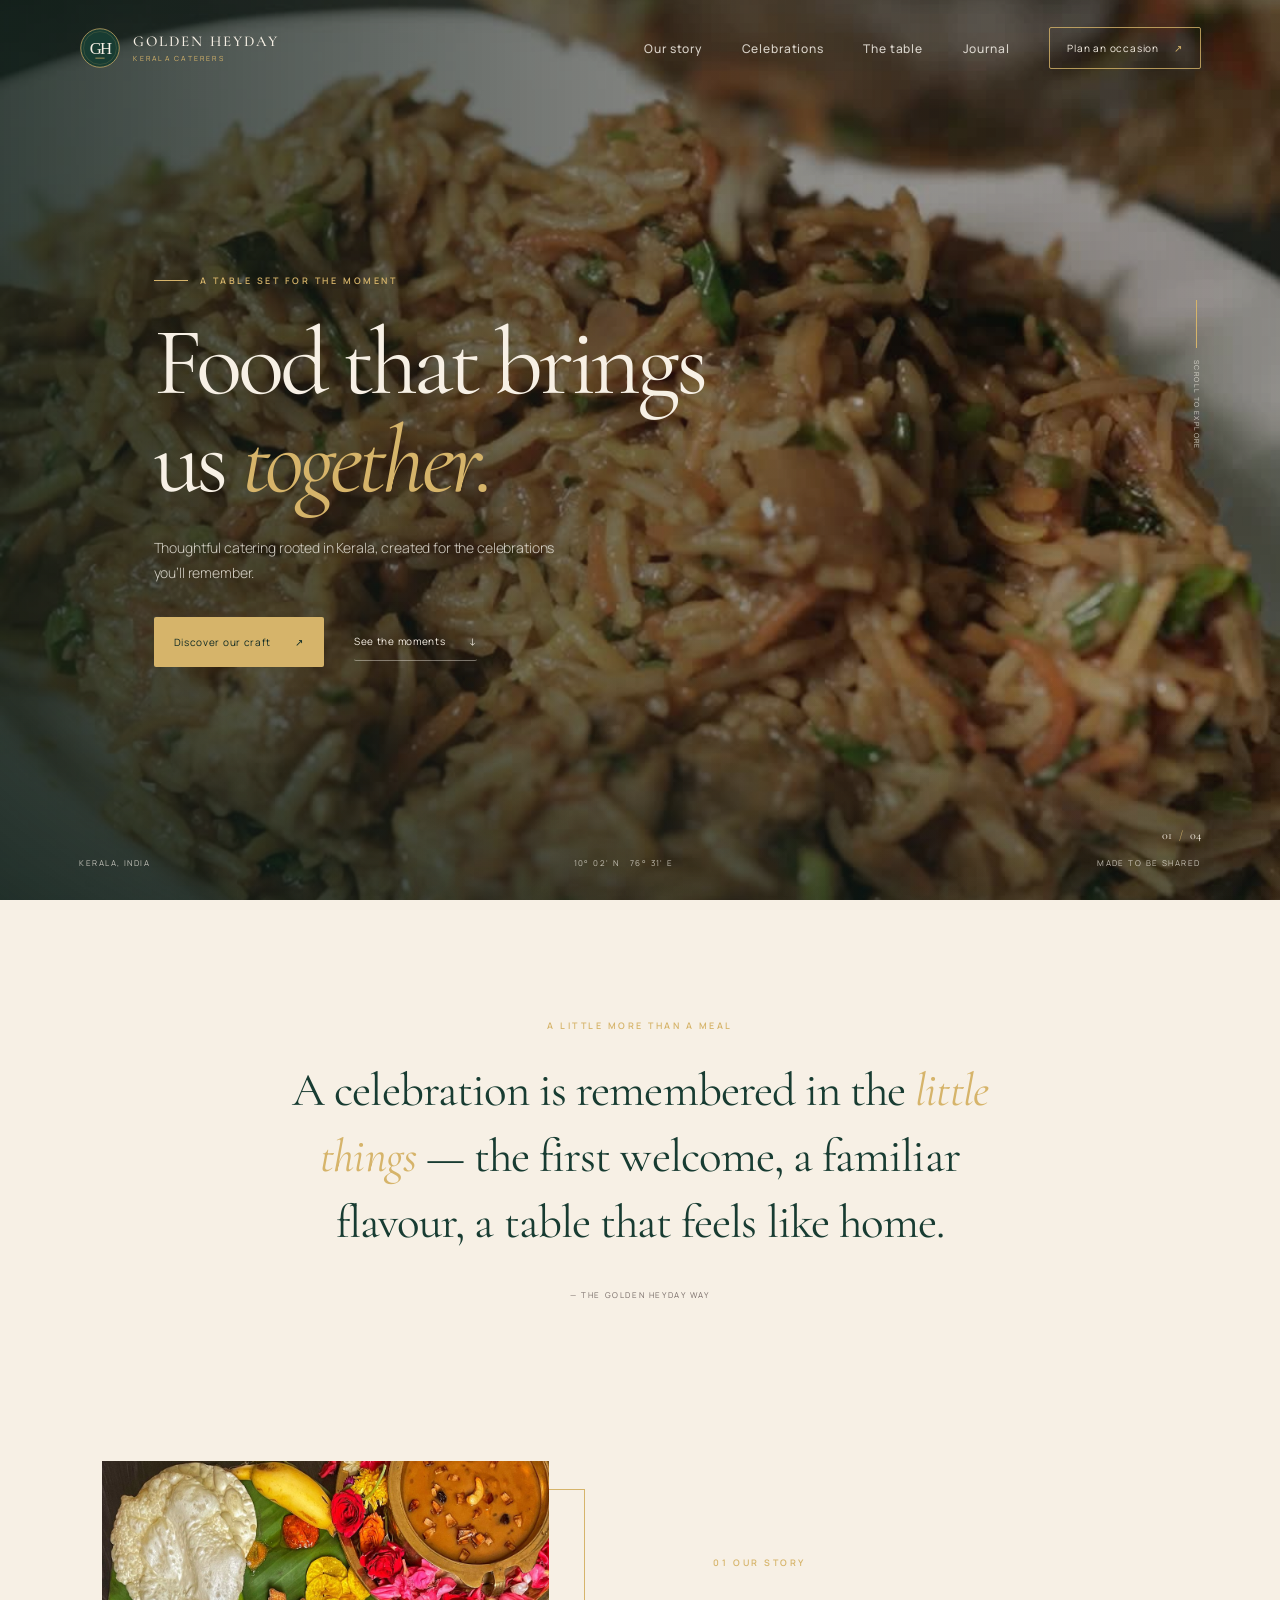
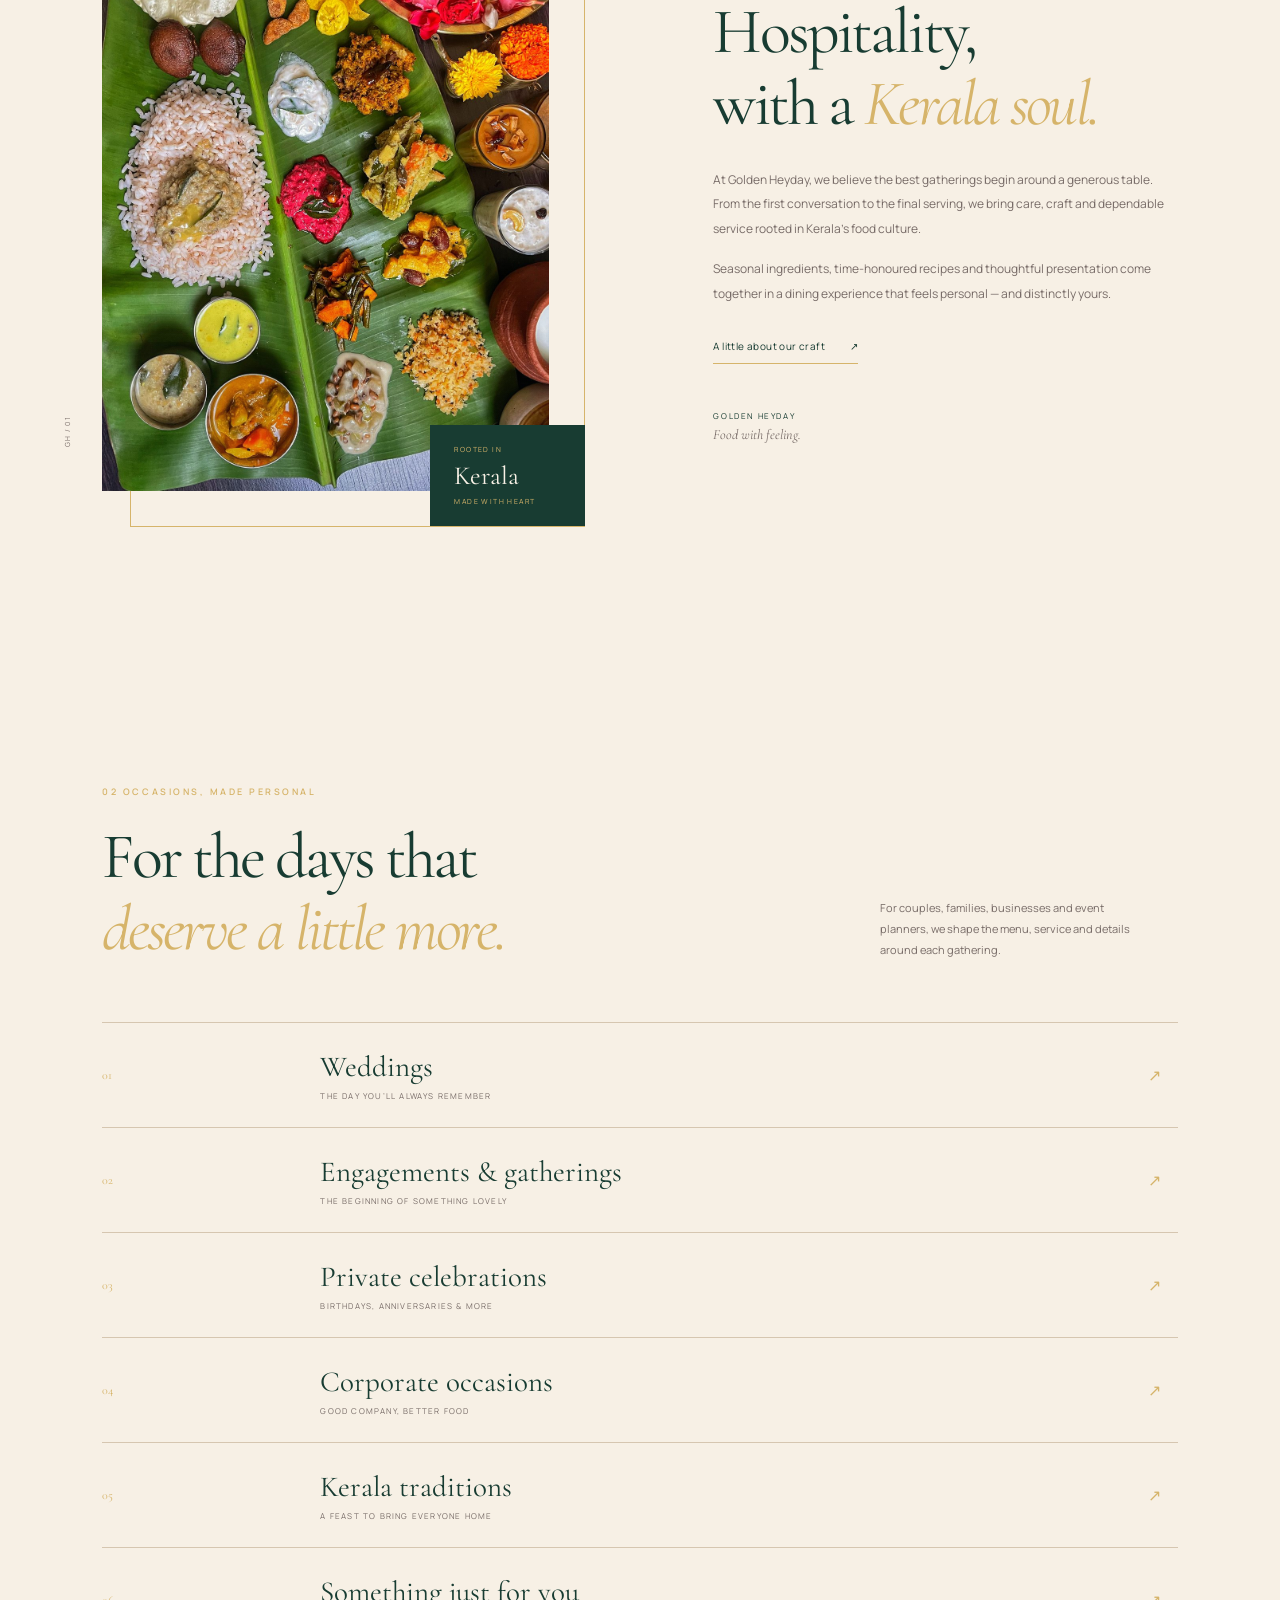
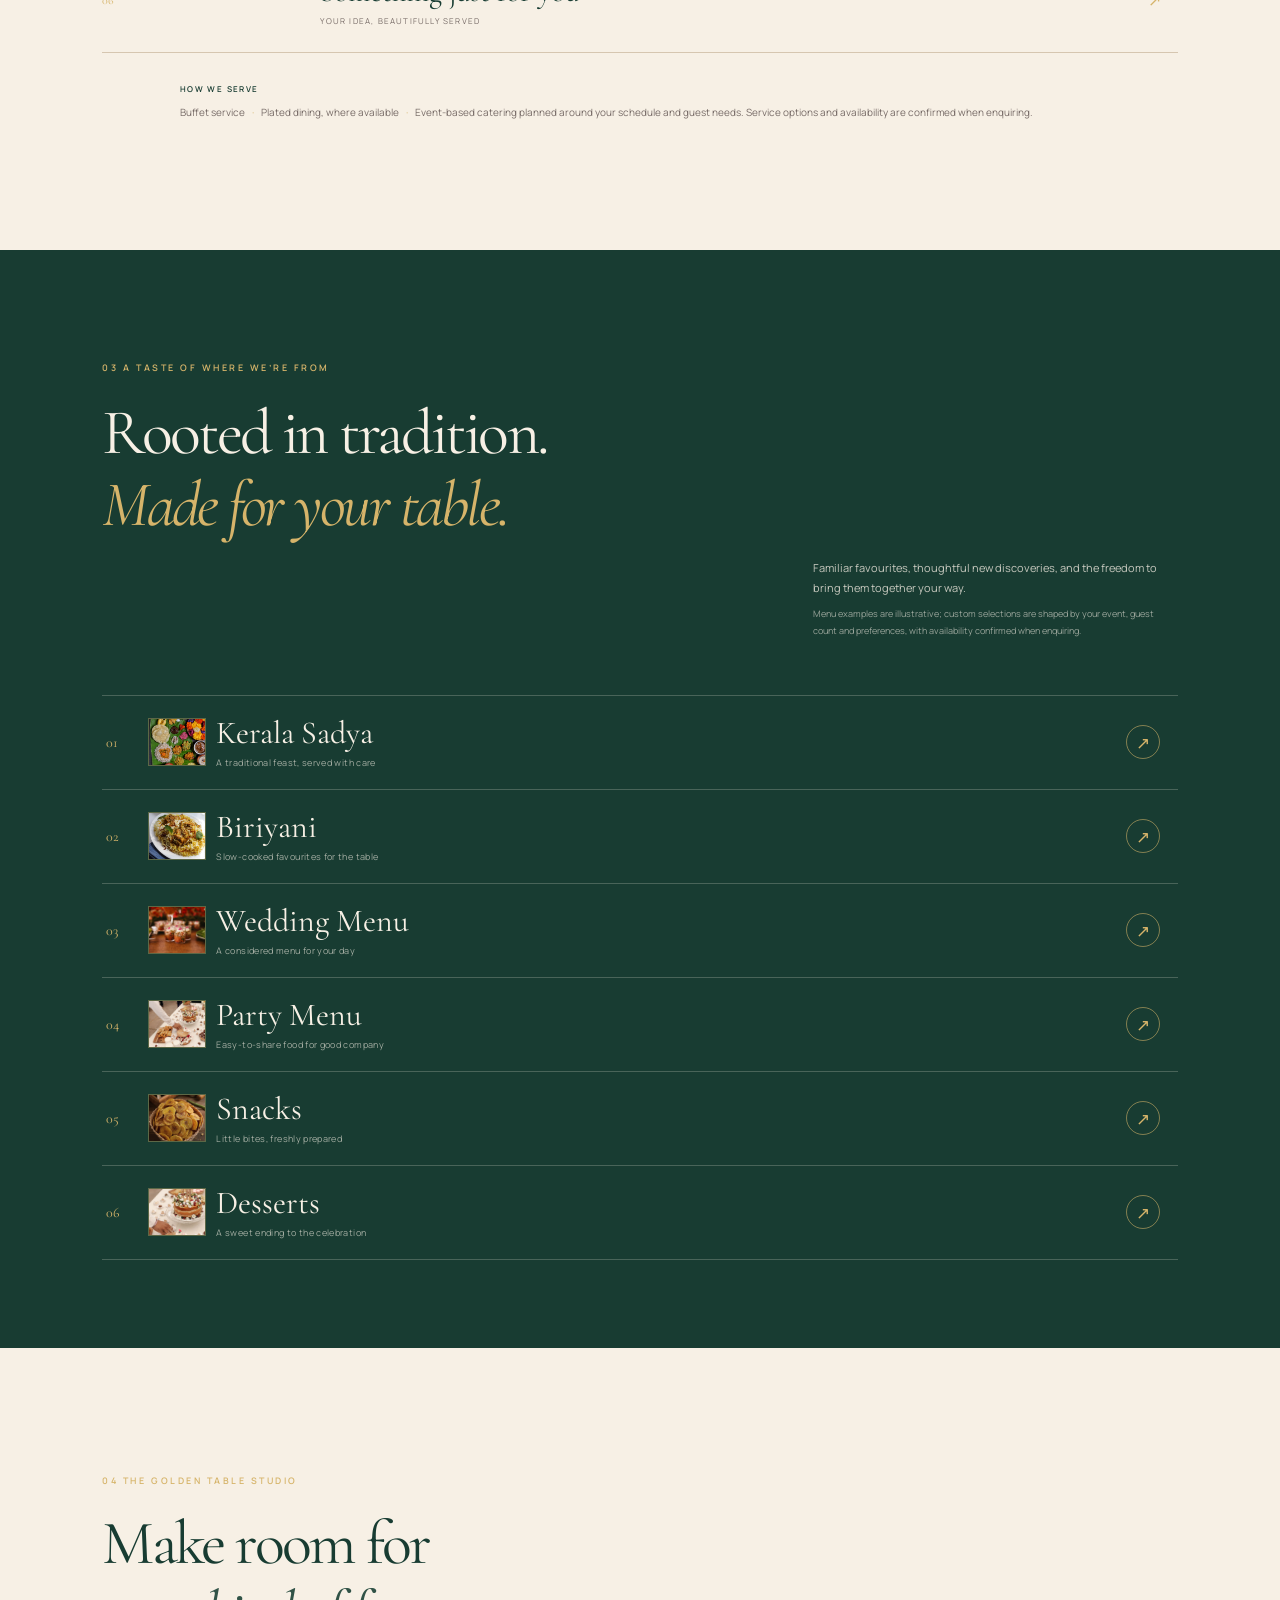
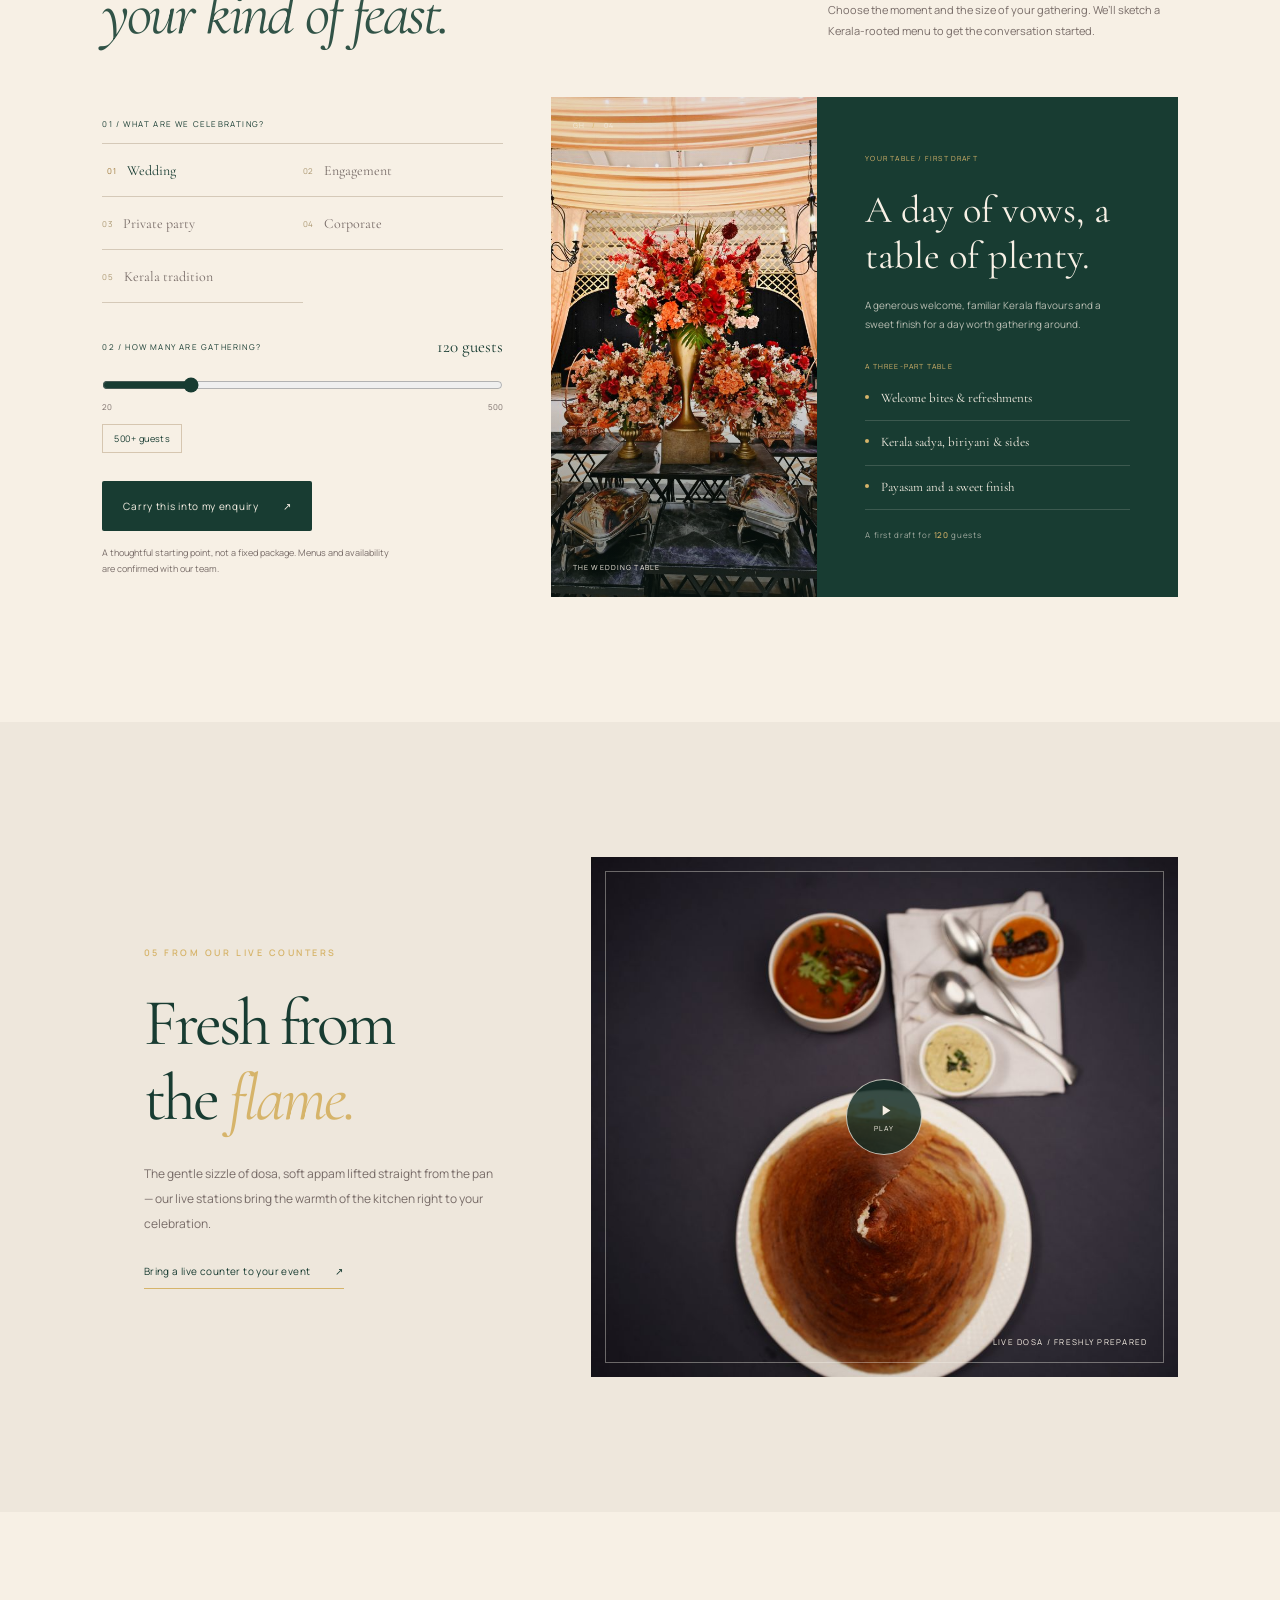
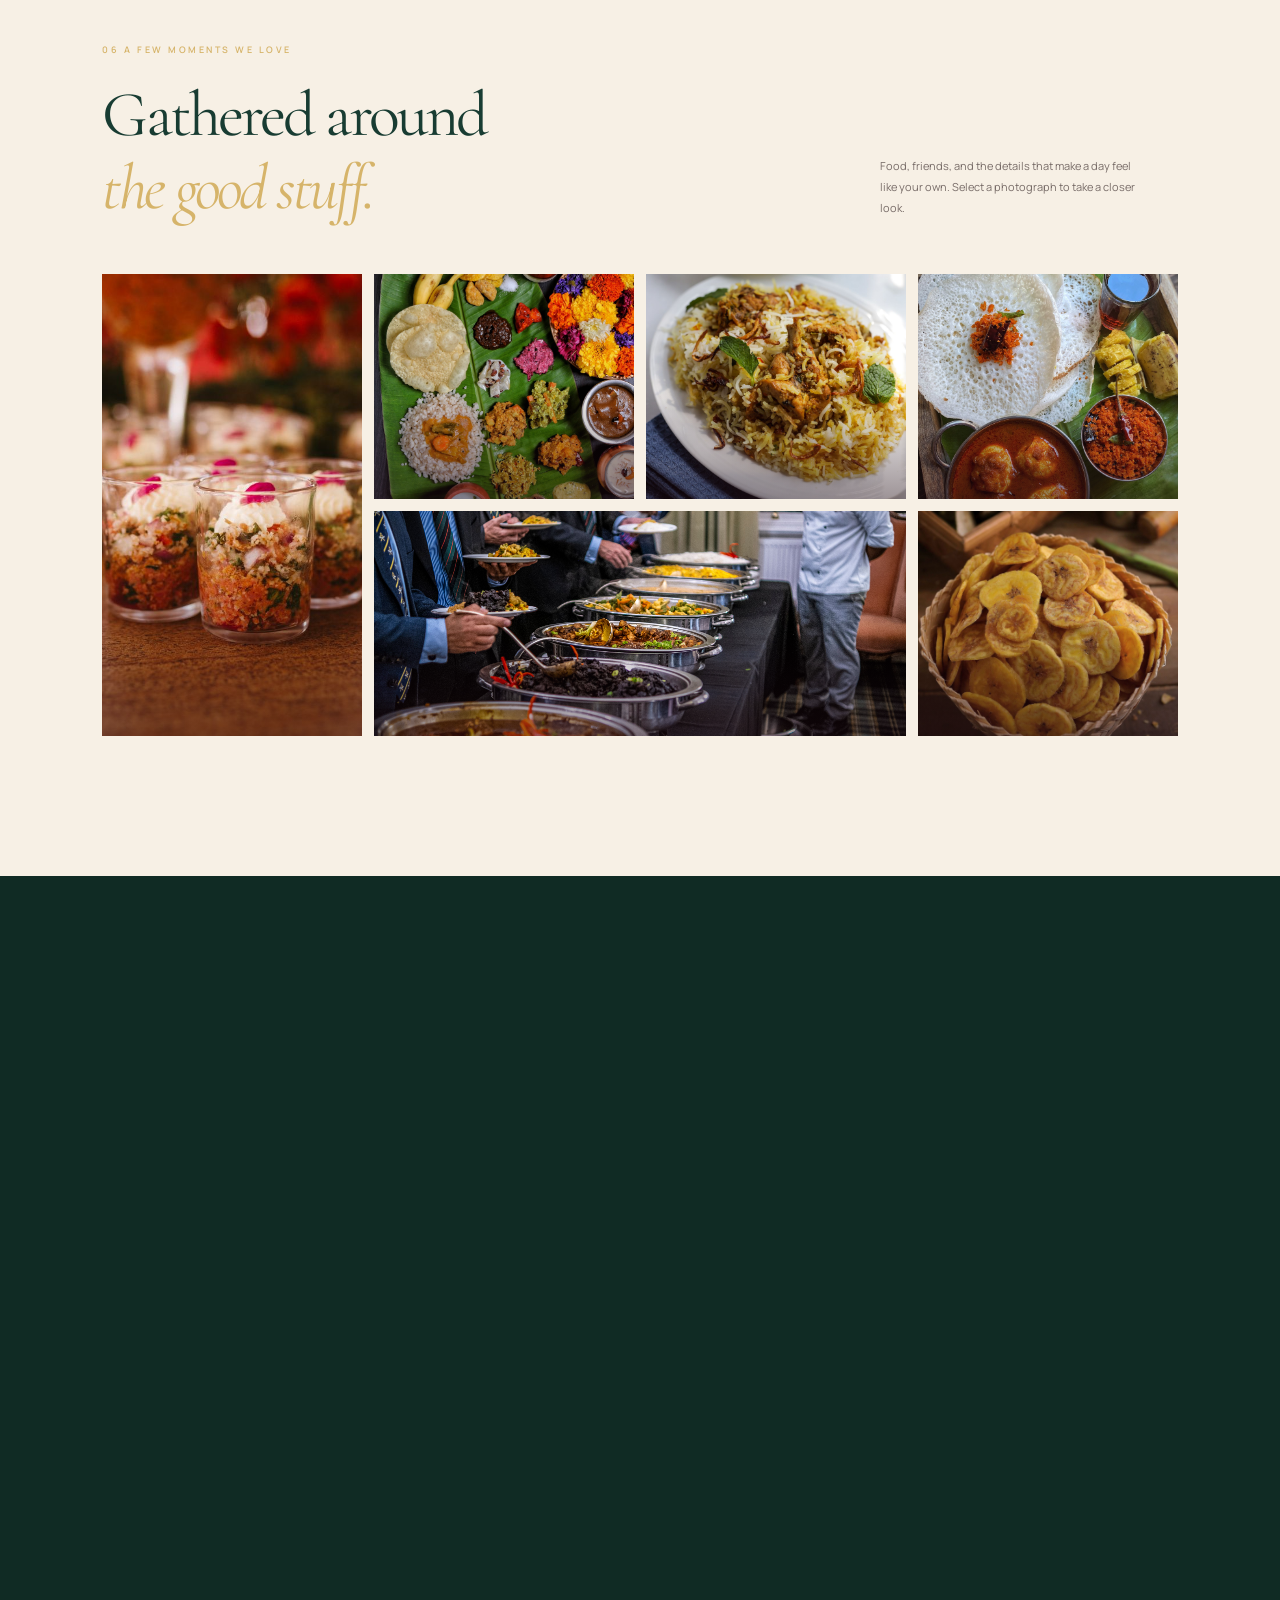
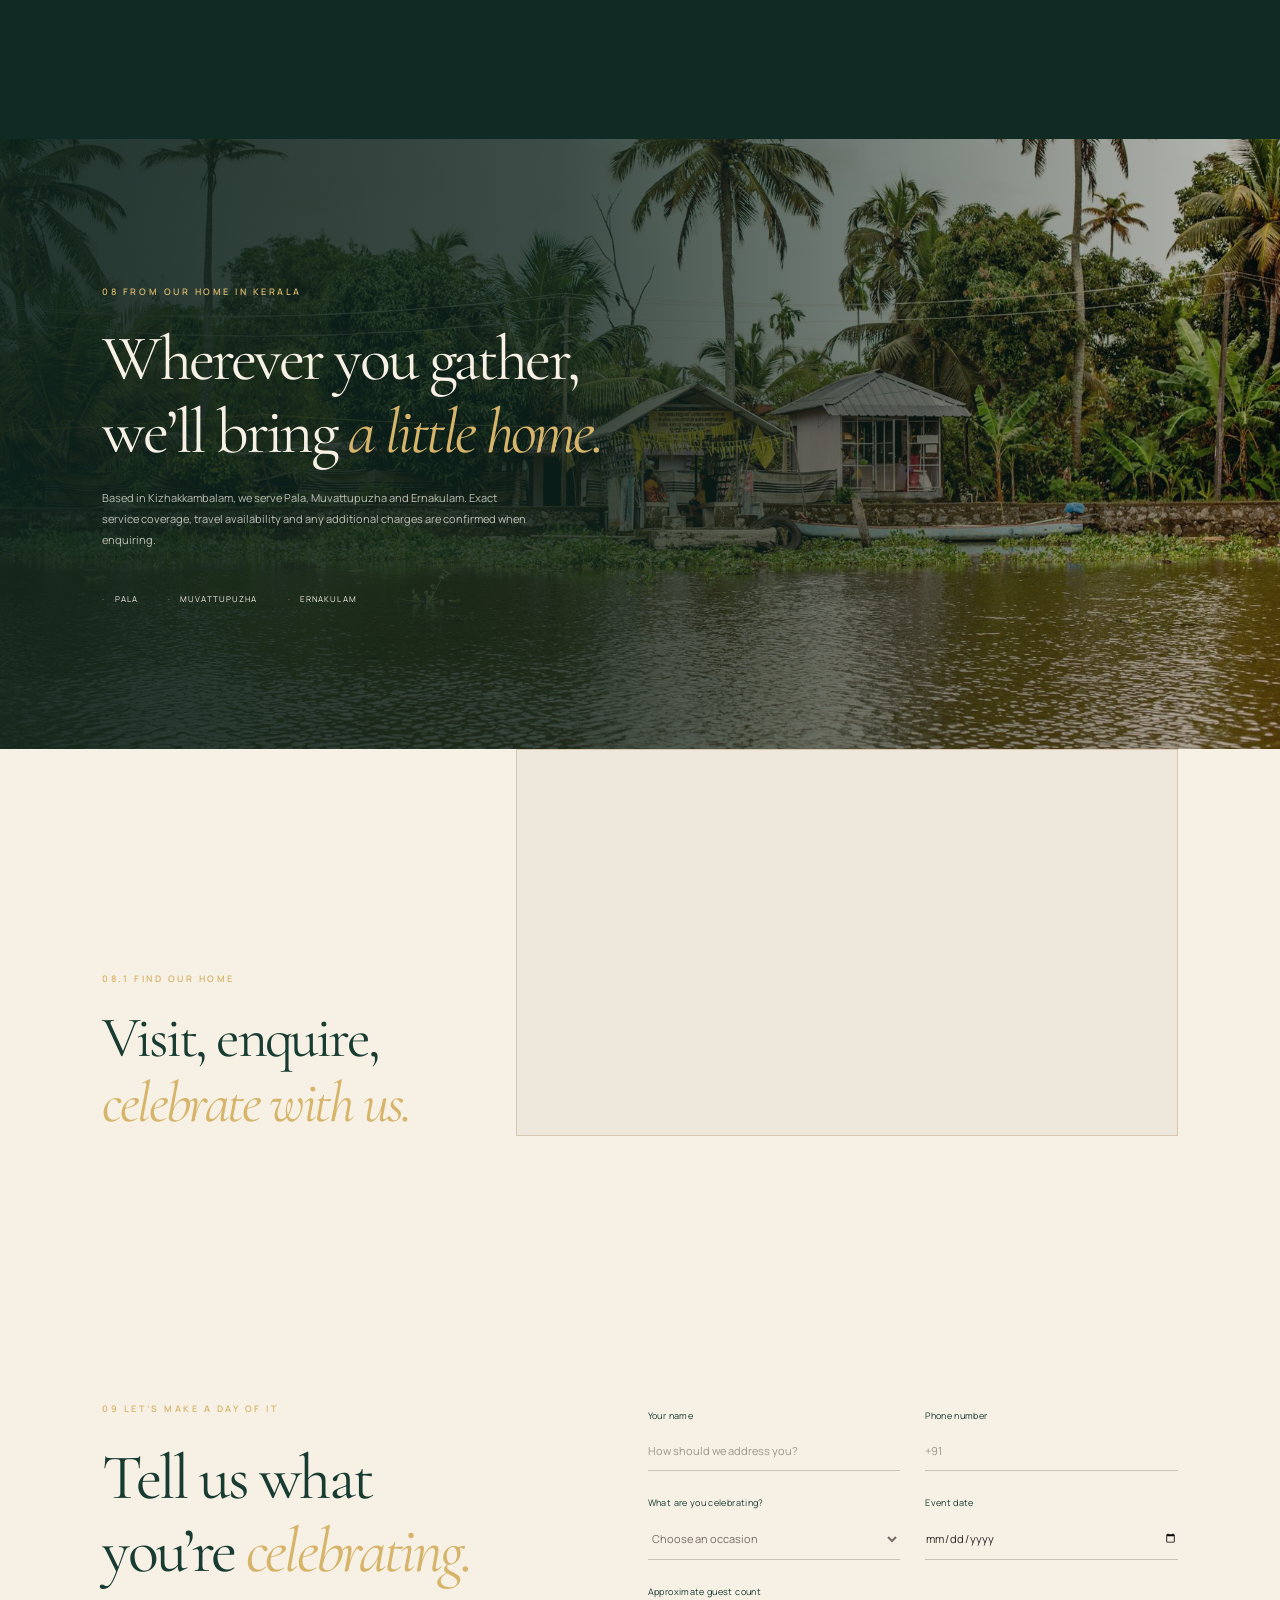
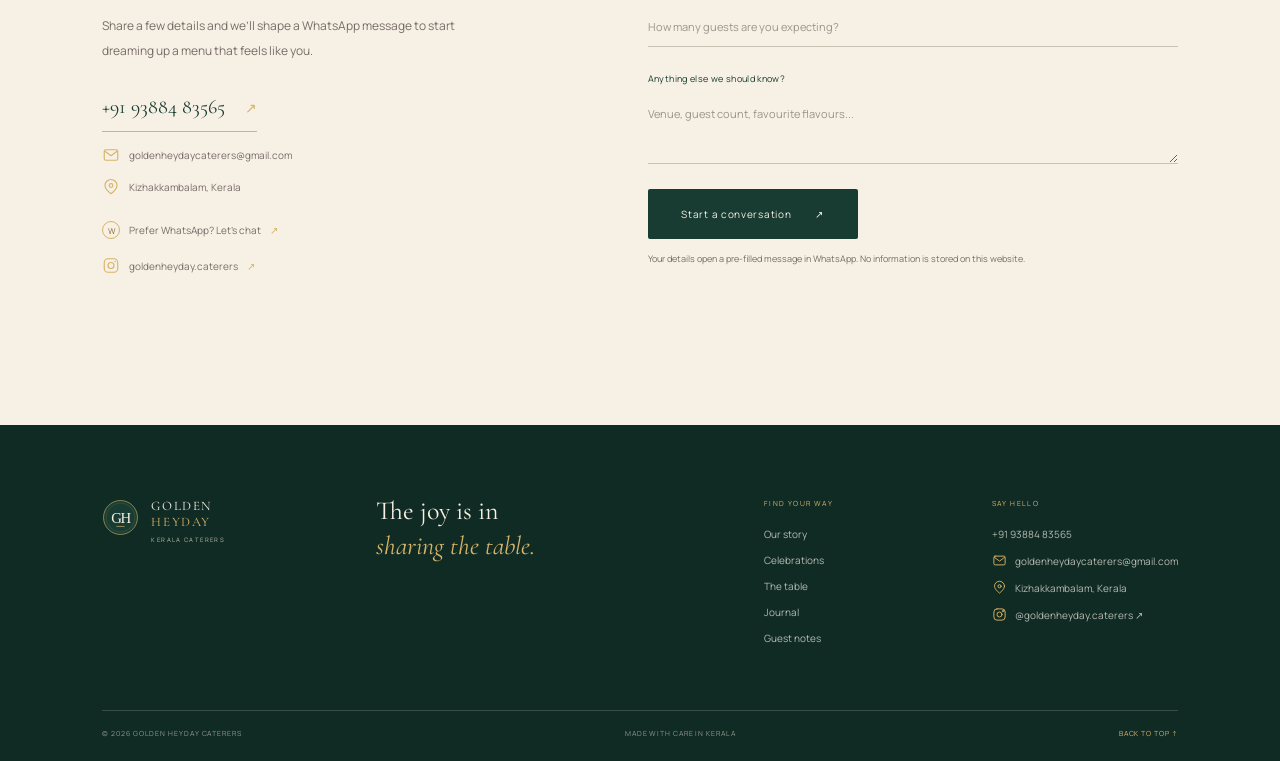
<file: index.html>
<!DOCTYPE html>
<html lang="en">
<head>
    <meta charset="UTF-8">
    <meta name="viewport" content="width=device-width, initial-scale=1.0">
    <meta name="theme-color" content="#183c32">
    <meta name="description" content="Golden Heyday Caterers provides wedding, celebration, corporate and traditional Kerala catering in Pala, Muvattupuzha and Ernakulam.">
    <link rel="icon" type="image/svg+xml" href="images/golden-heyday-mark.svg?v=2">
    <link rel="shortcut icon" href="images/golden-heyday-mark.svg?v=2">
    <title>Golden Heyday Caterers | A Kerala Table, Beautifully Told</title>
    <link rel="preconnect" href="https://fonts.googleapis.com">
    <link rel="preconnect" href="https://fonts.gstatic.com" crossorigin>
    <link href="https://fonts.googleapis.com/css2?family=Manrope:wght@300;400;500;600&family=Cormorant+Garamond:ital,wght@0,400;0,500;0,600;1,400;1,500&display=swap" rel="stylesheet">
    <link rel="stylesheet" href="style.css">
</head>
<body>
    <div class="intro-screen" aria-hidden="true">
        <div class="intro-lockup">
            <img src="images/golden-heyday-mark.svg" alt="">
            <span>GOLDEN <i>HEYDAY</i></span>
            <small>KERALA CATERERS</small>
        </div>
        <span class="intro-rule"></span>
    </div>

    <header class="navbar">
        <a class="logo" href="#home" aria-label="Golden Heyday Caterers home">
            <img class="logo-mark" src="images/golden-heyday-mark.svg" alt="">
            <span class="logo-copy"><b>GOLDEN HEYDAY</b><small>KERALA CATERERS</small></span>
        </a>
        <button class="menu-toggle" type="button" aria-label="Open navigation" aria-expanded="false" aria-controls="primary-nav">
            <span></span><span></span>
        </button>
        <nav id="primary-nav" aria-label="Main navigation">
            <a href="#about">Our story</a>
            <a href="#services">Celebrations</a>
            <a href="#menu">The table</a>
            <a href="#gallery">Journal</a>
            <a class="nav-cta" href="#contact">Plan an occasion <span aria-hidden="true">↗</span></a>
        </nav>
    </header>

    <main>
        <section class="hero" id="home">
            <video class="hero-video" autoplay muted loop playsinline poster="images/biryani-poster.jpg" aria-hidden="true">
                <source src="videos/biryani-hero.mp4" type="video/mp4">
            </video>
            <div class="hero-shade"></div>
            <div class="hero-content">
                <p class="eyebrow hero-eyebrow"><span></span> A TABLE SET FOR THE MOMENT</p>
                <h1>Food that brings<br>us <em>together.</em></h1>
                <p class="hero-copy">Thoughtful catering rooted in Kerala, created for the celebrations you’ll remember.</p>
                <div class="hero-actions">
                    <a class="button button-gold" href="#services">Discover our craft <span aria-hidden="true">↗</span></a>
                    <a class="button button-quiet" href="#gallery">See the moments <span aria-hidden="true">↓</span></a>
                </div>
            </div>
            <div class="hero-meta"><span>KERALA, INDIA</span><span>10° 02' N &nbsp; 76° 31' E</span><span>MADE TO BE SHARED</span></div>
            <a class="scroll-cue" href="#about" aria-label="Scroll to our story"><span></span> SCROLL TO EXPLORE</a>
            <div class="hero-index">01 <i>/</i> 04</div>
        </section>

        <section class="intro-band" aria-label="Our philosophy">
            <p class="eyebrow reveal">A LITTLE MORE THAN A MEAL</p>
            <p class="intro-statement reveal">A celebration is remembered in the <em>little things</em> — the first welcome, a familiar flavour, a table that feels like home.</p>
            <span class="intro-signature reveal">— THE GOLDEN HEYDAY WAY</span>
        </section>

        <section class="about section-wrap" id="about">
            <div class="about-visual reveal reveal-left">
                <div class="about-photo"><img src="images/about-sadya.jpg" alt="A traditional Kerala sadya served on a fresh banana leaf" loading="lazy"></div>
                <div class="about-note"><span>ROOTED IN</span><strong>Kerala</strong><span>MADE WITH HEART</span></div>
                <span class="photo-index">GH / 01</span>
            </div>
            <div class="about-copy reveal reveal-right">
                <p class="eyebrow"><span>01</span> OUR STORY</p>
                <h2>Hospitality,<br>with a <em>Kerala soul.</em></h2>
                <p>At Golden Heyday, we believe the best gatherings begin around a generous table. From the first conversation to the final serving, we bring care, craft and dependable service rooted in Kerala’s food culture.</p>
                <p>Seasonal ingredients, time-honoured recipes and thoughtful presentation come together in a dining experience that feels personal — and distinctly yours.</p>
                <a class="text-link" href="#services">A little about our craft <span aria-hidden="true">↗</span></a>
                <div class="about-signoff"><span>GOLDEN HEYDAY</span><i>Food with feeling.</i></div>
            </div>
        </section>

        <section class="services section-wrap" id="services">
            <div class="section-top reveal">
                <div><p class="eyebrow"><span>02</span> OCCASIONS, MADE PERSONAL</p><h2>For the days that<br><em>deserve a little more.</em></h2></div>
                <p class="section-aside">For couples, families, businesses and event planners, we shape the menu, service and details around each gathering.</p>
            </div>
            <div class="service-list">
                <a class="service-item reveal" href="#contact">
                    <span class="service-no">01</span><div class="service-image"><img src="images/celebration-wedding.jpg" alt="Wedding banquet with floral decor and buffet service" loading="lazy"></div>
                    <span class="service-name">Weddings <small>THE DAY YOU’LL ALWAYS REMEMBER</small></span><span class="service-arrow" aria-hidden="true">↗</span>
                </a>
                <a class="service-item reveal" href="#contact">
                    <span class="service-no">02</span><div class="service-image"><img src="images/celebration-engagement.jpg" alt="Engagement couple with floral ceremony decor" loading="lazy"></div>
                    <span class="service-name">Engagements & gatherings <small>THE BEGINNING OF SOMETHING LOVELY</small></span><span class="service-arrow" aria-hidden="true">↗</span>
                </a>
                <a class="service-item reveal" href="#contact">
                    <span class="service-no">03</span><div class="service-image"><img src="images/service-celebration.jpg" alt="Dessert spread prepared for a private celebration" loading="lazy"></div>
                    <span class="service-name">Private celebrations <small>BIRTHDAYS, ANNIVERSARIES & MORE</small></span><span class="service-arrow" aria-hidden="true">↗</span>
                </a>
                <a class="service-item reveal" href="#contact">
                    <span class="service-no">04</span><div class="service-image"><img src="images/service-corporate.jpg" alt="Buffet service prepared for a corporate event" loading="lazy"></div>
                    <span class="service-name">Corporate occasions <small>GOOD COMPANY, BETTER FOOD</small></span><span class="service-arrow" aria-hidden="true">↗</span>
                </a>
                <a class="service-item reveal" href="#contact">
                    <span class="service-no">05</span><div class="service-image"><img src="images/service-sadya.jpg" alt="Kerala sadya with traditional dishes" loading="lazy"></div>
                    <span class="service-name">Kerala traditions <small>A FEAST TO BRING EVERYONE HOME</small></span><span class="service-arrow" aria-hidden="true">↗</span>
                </a>
                <a class="service-item reveal" href="#contact">
                    <span class="service-no">06</span><div class="service-image"><img src="images/service-wedding.jpg" alt="Catered food display ready for a custom event" loading="lazy"></div>
                    <span class="service-name">Something just for you <small>YOUR IDEA, BEAUTIFULLY SERVED</small></span><span class="service-arrow" aria-hidden="true">↗</span>
                </a>
            </div>
            <p class="service-formats"><span>HOW WE SERVE</span> Buffet service <i>·</i> Plated dining, where available <i>·</i> Event-based catering planned around your schedule and guest needs. Service options and availability are confirmed when enquiring.</p>
        </section>

        <section class="menu-section" id="menu">
            <div class="menu-heading section-wrap reveal">
                <p class="eyebrow"><span>03</span> A TASTE OF WHERE WE’RE FROM</p>
                <h2>Rooted in tradition.<br><em>Made for your table.</em></h2>
                <p>Familiar favourites, thoughtful new discoveries, and the freedom to bring them together your way. <span class="menu-disclaimer">Menu examples are illustrative; custom selections are shaped by your event, guest count and preferences, with availability confirmed when enquiring.</span></p>
            </div>
            <nav class="menu-category-list section-wrap" aria-label="Explore menu categories">
                <a class="menu-category-link reveal" href="menu-detail.html?category=sadya"><span class="menu-category-number">01</span><img src="images/service-sadya.jpg" alt="" loading="lazy"><span class="menu-category-copy">Kerala Sadya<small>A traditional feast, served with care</small></span><span class="menu-category-arrow" aria-hidden="true">↗</span></a>
                <a class="menu-category-link reveal" href="menu-detail.html?category=biriyani"><span class="menu-category-number">02</span><img src="images/menu-biriyani.jpg" alt="" loading="lazy"><span class="menu-category-copy">Biriyani<small>Slow-cooked favourites for the table</small></span><span class="menu-category-arrow" aria-hidden="true">↗</span></a>
                <a class="menu-category-link reveal" href="menu-detail.html?category=wedding"><span class="menu-category-number">03</span><img src="images/service-wedding.jpg" alt="" loading="lazy"><span class="menu-category-copy">Wedding Menu<small>A considered menu for your day</small></span><span class="menu-category-arrow" aria-hidden="true">↗</span></a>
                <a class="menu-category-link reveal" href="menu-detail.html?category=party"><span class="menu-category-number">04</span><img src="images/service-celebration.jpg" alt="" loading="lazy"><span class="menu-category-copy">Party Menu<small>Easy-to-share food for good company</small></span><span class="menu-category-arrow" aria-hidden="true">↗</span></a>
                <a class="menu-category-link reveal" href="menu-detail.html?category=snacks"><span class="menu-category-number">05</span><img src="images/menu-snacks.jpg" alt="" loading="lazy"><span class="menu-category-copy">Snacks<small>Little bites, freshly prepared</small></span><span class="menu-category-arrow" aria-hidden="true">↗</span></a>
                <a class="menu-category-link reveal" href="menu-detail.html?category=desserts"><span class="menu-category-number">06</span><img src="images/dishes/celebration-cake.jpg" alt="" loading="lazy"><span class="menu-category-copy">Desserts<small>A sweet ending to the celebration</small></span><span class="menu-category-arrow" aria-hidden="true">↗</span></a>
            </nav>
        </section>

        <section class="table-studio section-wrap" id="table-studio">
            <div class="studio-heading reveal">
                <div>
                    <p class="eyebrow"><span>04</span> THE GOLDEN TABLE STUDIO</p>
                    <h2>Make room for<br><em>your kind of feast.</em></h2>
                </div>
                <p>Choose the moment and the size of your gathering. We’ll sketch a Kerala-rooted menu to get the conversation started.</p>
            </div>
            <div class="studio-layout">
                <div class="studio-controls reveal reveal-left">
                    <p class="studio-step">01 / WHAT ARE WE CELEBRATING?</p>
                    <div class="studio-choices" role="group" aria-label="Choose your celebration">
                        <button class="studio-choice is-active" type="button" data-table-occasion="wedding" aria-pressed="true"><span>01</span> Wedding</button>
                        <button class="studio-choice" type="button" data-table-occasion="engagement" aria-pressed="false"><span>02</span> Engagement</button>
                        <button class="studio-choice" type="button" data-table-occasion="private" aria-pressed="false"><span>03</span> Private party</button>
                        <button class="studio-choice" type="button" data-table-occasion="corporate" aria-pressed="false"><span>04</span> Corporate</button>
                        <button class="studio-choice" type="button" data-table-occasion="kerala" aria-pressed="false"><span>05</span> Kerala tradition</button>
                    </div>
                    <div class="studio-guests">
                        <div class="studio-guest-heading">
                            <label class="studio-step" for="studio-guests">02 / HOW MANY ARE GATHERING?</label>
                            <output id="studio-guest-count" for="studio-guests" aria-live="polite">120 guests</output>
                        </div>
                        <input id="studio-guests" type="range" min="20" max="500" step="10" value="120">
                        <div class="studio-range-labels"><span>20</span><span>500</span></div>
                        <button class="studio-large-guests" id="studio-large-guests" type="button" aria-pressed="false">500+ guests</button>
                        <div class="studio-exact-guests" id="studio-exact-guests" hidden>
                            <label for="studio-exact-count">Exact guest count</label>
                            <input id="studio-exact-count" type="number" min="501" step="1" inputmode="numeric" placeholder="Enter guest count">
                        </div>
                    </div>
                    <button class="button button-primary studio-apply" id="studio-enquiry" type="button">Carry this into my enquiry <span aria-hidden="true">↗</span></button>
                    <p class="studio-disclaimer">A thoughtful starting point, not a fixed package. Menus and availability are confirmed with our team.</p>
                </div>
                <article class="studio-preview reveal reveal-right">
                    <div class="studio-visual">
                        <img id="studio-image" src="images/celebration-wedding.jpg" alt="Wedding table prepared for a celebration">
                        <span class="studio-visual-label" id="studio-visual-label">THE WEDDING TABLE</span>
                        <span class="studio-visual-mark">GH <i>/</i> 04</span>
                    </div>
                    <div class="studio-recipe">
                        <p class="studio-recipe-label">YOUR TABLE / FIRST DRAFT</p>
                        <h3 id="studio-title" aria-live="polite">A day of vows, a table of plenty.</h3>
                        <p class="studio-description" id="studio-description">A generous welcome, familiar Kerala flavours and a sweet finish for a day worth gathering around.</p>
                        <p class="studio-menu-label">A THREE-PART TABLE</p>
                        <ul class="studio-menu-list" id="studio-menu-list">
                            <li>Welcome bites & refreshments</li>
                            <li>Kerala sadya, biriyani & sides</li>
                            <li>Payasam and a sweet finish</li>
                        </ul>
                        <p class="studio-guest-note">A first draft for <strong id="studio-preview-guests">120</strong> guests</p>
                    </div>
                </article>
            </div>
        </section>

        <section class="live-section">
            <div class="live-copy reveal reveal-left">
                <p class="eyebrow"><span>05</span> FROM OUR LIVE COUNTERS</p>
                <h2>Fresh from<br>the <em>flame.</em></h2>
                <p>The gentle sizzle of dosa, soft appam lifted straight from the pan — our live stations bring the warmth of the kitchen right to your celebration.</p>
                <a class="text-link" href="#contact">Bring a live counter to your event <span aria-hidden="true">↗</span></a>
            </div>
            <div class="live-film reveal reveal-right">
                <video muted playsinline preload="metadata" poster="images/live-dosa.jpg">
                    <source src="videos/dosa.mp4" type="video/mp4">
                </video>
                <button class="film-play" type="button" aria-label="Play live dosa video">
                    <svg viewBox="0 0 24 24" aria-hidden="true"><path d="M8 5v14l11-7z"></path></svg>
                    <span>PLAY</span>
                </button>
                <p class="film-status" role="status" aria-live="polite" hidden></p>
                <span class="film-label">LIVE DOSA / FRESHLY PREPARED</span>
            </div>
        </section>

        <section class="gallery-section section-wrap" id="gallery">
            <div class="section-top reveal">
                <div><p class="eyebrow"><span>06</span> A FEW MOMENTS WE LOVE</p><h2>Gathered around<br><em>the good stuff.</em></h2></div>
                <p class="section-aside">Food, friends, and the details that make a day feel like your own. Select a photograph to take a closer look.</p>
            </div>
            <div class="gallery-grid">
                <button class="gallery-item gallery-tall reveal" type="button" data-full="images/service-wedding.jpg" data-caption="A table set for a celebration">
                    <img src="images/service-wedding.jpg" alt="Beautiful wedding catering display" loading="lazy"><span class="gallery-caption">A table set for a celebration <i>↗</i></span>
                </button>
                <button class="gallery-item reveal" type="button" data-full="images/service-sadya.jpg" data-caption="The Kerala sadya, served with love">
                    <img src="images/service-sadya.jpg" alt="Traditional Kerala sadya on a banana leaf" loading="lazy"><span class="gallery-caption">The Kerala sadya <i>↗</i></span>
                </button>
                <button class="gallery-item reveal" type="button" data-full="images/menu-biriyani.jpg" data-caption="A fragrant centrepiece for the table">
                    <img src="images/menu-biriyani.jpg" alt="Chicken biriyani prepared for a special occasion" loading="lazy"><span class="gallery-caption">A fragrant centrepiece <i>↗</i></span>
                </button>
                <button class="gallery-item reveal" type="button" data-full="images/menu-breakfast.jpg" data-caption="Slow mornings, Kerala breakfast">
                    <img src="images/menu-breakfast.jpg" alt="Appam and curry served on a banana leaf" loading="lazy"><span class="gallery-caption">Slow mornings, Kerala breakfast <i>↗</i></span>
                </button>
                <button class="gallery-item gallery-wide reveal" type="button" data-full="images/service-corporate.jpg" data-caption="Gather close, there’s plenty to share">
                    <img src="images/service-corporate.jpg" alt="Business professionals choosing food at a corporate buffet" loading="lazy"><span class="gallery-caption">Gather close, there’s plenty to share <i>↗</i></span>
                </button>
                <button class="gallery-item reveal" type="button" data-full="images/menu-snacks.jpg" data-caption="A little something between celebrations">
                    <img src="images/menu-snacks.jpg" alt="Traditional Kerala snacks" loading="lazy"><span class="gallery-caption">A little something between <i>↗</i></span>
                </button>
            </div>
        </section>

        <section class="feedback-section" id="feedback">
            <div class="feedback-inner section-wrap">
                <div class="feedback-heading reveal">
                    <div>
                        <p class="eyebrow"><span>07</span> NOTES FROM YOUR TABLE</p>
                        <h2>Little moments.<br><em>Beautifully remembered.</em></h2>
                    </div>
                    <div class="feedback-intro">
                        <span class="feedback-demo-badge">GUEST FEEDBACK</span>
                        <p>Share the moments, flavours and little details that made your celebration memorable.</p>
                    </div>
                </div>
                <div class="feedback-panel reveal" role="region" aria-label="Customer feedback carousel">
                    <div class="feedback-content" id="feedback-content">
                        <span class="feedback-sample-label">GUEST NOTE</span>
                        <div class="feedback-rating">
                            <span class="feedback-stars" id="feedback-stars" aria-hidden="true">★★★★★</span>
                            <span id="feedback-rating-copy">GUEST RATING · 5 / 5</span>
                        </div>
                        <blockquote class="feedback-quote">
                            <p id="feedback-quote" aria-live="polite">“The Sadya gave our celebration a real sense of home. Every detail felt thoughtfully prepared.”</p>
                        </blockquote>
                        <p class="feedback-byline"><span id="feedback-occasion">WEDDING</span><span id="feedback-guest-name">GUEST</span></p>
                    </div>
                    <div class="feedback-controls">
                        <span class="feedback-count" id="feedback-count" aria-live="polite">01 <i>/</i> 03</span>
                        <div class="feedback-arrows">
                            <button type="button" class="feedback-arrow" id="feedback-previous" aria-label="Previous guest note">←</button>
                            <button type="button" class="feedback-arrow" id="feedback-next" aria-label="Next guest note">→</button>
                        </div>
                        <button class="feedback-share" id="open-feedback" type="button">Share your experience <span aria-hidden="true">↗</span></button>
                    </div>
                </div>
            </div>
        </section>

        <section class="destination">
            <div class="destination-image"></div>
            <div class="destination-content reveal">
                <p class="eyebrow"><span>08</span> FROM OUR HOME IN KERALA</p>
                <h2>Wherever you gather,<br>we’ll bring <em>a little home.</em></h2>
                <p>Based in Kizhakkambalam, we serve Pala, Muvattupuzha and Ernakulam. Exact service coverage, travel availability and any additional charges are confirmed when enquiring.</p>
                <div class="destination-places"><span>PALA</span><span>MUVATTUPUZHA</span><span>ERNAKULAM</span></div>
            </div>
        </section>

        <section class="location-map section-wrap" aria-label="Golden Heyday location">
            <div class="location-map-heading reveal">
                <p class="eyebrow"><span>08.1</span> FIND OUR HOME</p>
                <h2>Visit, enquire,<br><em>celebrate with us.</em></h2>
            </div>
            <div class="location-map-frame reveal">
                <iframe
                    title="Golden Heyday Caterers location in Kizhakkambalam"
                    src="https://www.google.com/maps?q=Kizhakkambalam%2C%20Kerala&amp;output=embed"
                    loading="lazy"
                    referrerpolicy="no-referrer-when-downgrade"
                    allowfullscreen>
                </iframe>
            </div>
        </section>

        <section class="contact-section section-wrap" id="contact">
            <div class="contact-intro reveal reveal-left">
                <p class="eyebrow"><span>09</span> LET’S MAKE A DAY OF IT</p>
                <h2>Tell us what<br>you’re <em>celebrating.</em></h2>
                <p>Share a few details and we’ll shape a WhatsApp message to start dreaming up a menu that feels like you.</p>
                <a class="contact-phone" href="tel:+919388483565">+91 93884 83565 <span aria-hidden="true">↗</span></a>
                <a class="contact-detail" href="mailto:goldenheydaycaterers@gmail.com">
                    <svg viewBox="0 0 24 24" aria-hidden="true"><rect x="3" y="5" width="18" height="14" rx="2"></rect><path d="m4 7 8 6 8-6"></path></svg>
                    <span>goldenheydaycaterers@gmail.com</span>
                </a>
                <a class="contact-detail" href="https://www.google.com/maps/search/?api=1&query=Kizhakkambalam%2C%20Kerala" target="_blank" rel="noopener noreferrer">
                    <svg viewBox="0 0 24 24" aria-hidden="true"><path d="M20 10c0 5-8 11-8 11S4 15 4 10a8 8 0 1 1 16 0Z"></path><circle cx="12" cy="10" r="2.5"></circle></svg>
                    <span>Kizhakkambalam, Kerala</span>
                </a>
                <a class="whatsapp-link" href="https://wa.me/919388483565?text=Hello%20Golden%20Heyday%2C%20I%27d%20like%20to%20discuss%20catering%20for%20my%20event." target="_blank" rel="noopener noreferrer"><span class="whatsapp-icon" aria-hidden="true">W</span> Prefer WhatsApp? Let’s chat <span aria-hidden="true">↗</span></a>
                <a class="instagram-link" href="https://www.instagram.com/goldenheyday.caterers/" target="_blank" rel="noopener noreferrer">
                    <svg viewBox="0 0 24 24" aria-hidden="true"><rect x="3" y="3" width="18" height="18" rx="5"></rect><circle cx="12" cy="12" r="4"></circle><circle class="instagram-dot" cx="17.5" cy="6.5" r="1"></circle></svg>
                    <span>goldenheyday.caterers</span><span aria-hidden="true">↗</span>
                </a>
            </div>
            <form class="enquiry-form reveal reveal-right" id="enquiry-form">
                <div class="form-row">
                    <label>Your name<input name="name" type="text" autocomplete="name" placeholder="How should we address you?" required></label>
                    <label>Phone number<input name="phone" type="tel" autocomplete="tel" placeholder="+91" required></label>
                </div>
                <div class="form-row">
                    <label>What are you celebrating?
                        <select name="event" required>
                            <option value="" selected disabled>Choose an occasion</option>
                            <option>Wedding</option><option>Engagement or pre-wedding</option><option>Birthday or private party</option><option>Corporate event</option><option>Kerala traditional celebration</option><option>Something else</option>
                        </select>
                    </label>
                    <label>Event date<input name="date" type="date"></label>
                </div>
                <label>Approximate guest count<input name="guests" type="number" min="1" inputmode="numeric" placeholder="How many guests are you expecting?"></label>
                <label>Anything else we should know?<textarea name="message" rows="3" placeholder="Venue, guest count, favourite flavours..."></textarea></label>
                <button class="button button-primary" type="submit">Start a conversation <span aria-hidden="true">↗</span></button>
                <p class="form-note">Your details open a pre-filled message in WhatsApp. No information is stored on this website.</p>
            </form>
        </section>
    </main>

    <footer class="footer">
        <div class="footer-main">
            <a class="footer-brand" href="#home"><img src="images/golden-heyday-mark.svg" alt=""><span>GOLDEN<br><i>HEYDAY</i><small>KERALA CATERERS</small></span></a>
            <p class="footer-thought">The joy is in<br><em>sharing the table.</em></p>
            <div class="footer-column"><span class="footer-label">FIND YOUR WAY</span><a href="#about">Our story</a><a href="#services">Celebrations</a><a href="#menu">The table</a><a href="#gallery">Journal</a><a href="#feedback">Guest notes</a></div>
            <div class="footer-column">
                <span class="footer-label">SAY HELLO</span>
                <a class="footer-contact" href="tel:+919388483565">+91 93884 83565</a>
                <a class="footer-contact" href="mailto:goldenheydaycaterers@gmail.com"><svg viewBox="0 0 24 24" aria-hidden="true"><rect x="3" y="5" width="18" height="14" rx="2"></rect><path d="m4 7 8 6 8-6"></path></svg>goldenheydaycaterers@gmail.com</a>
                <a class="footer-contact" href="https://www.google.com/maps/search/?api=1&query=Kizhakkambalam%2C%20Kerala" target="_blank" rel="noopener noreferrer"><svg viewBox="0 0 24 24" aria-hidden="true"><path d="M20 10c0 5-8 11-8 11S4 15 4 10a8 8 0 1 1 16 0Z"></path><circle cx="12" cy="10" r="2.5"></circle></svg>Kizhakkambalam, Kerala</a>
                <a class="footer-contact" href="https://www.instagram.com/goldenheyday.caterers/" target="_blank" rel="noopener noreferrer"><svg viewBox="0 0 24 24" aria-hidden="true"><rect x="3" y="3" width="18" height="18" rx="5"></rect><circle cx="12" cy="12" r="4"></circle><circle cx="17.5" cy="6.5" r="1"></circle></svg>@goldenheyday.caterers ↗</a>
            </div>
        </div>
        <div class="footer-bottom"><span>© 2026 GOLDEN HEYDAY CATERERS</span><span>MADE WITH CARE IN KERALA</span><a href="#home" class="back-top">BACK TO TOP ↑</a></div>
    </footer>

    <div class="feedback-modal" id="feedback-modal" role="dialog" aria-modal="true" aria-labelledby="feedback-modal-title" aria-hidden="true">
        <div class="feedback-modal-card">
            <button class="feedback-modal-close" type="button" aria-label="Close feedback form">×</button>
            <form class="feedback-form" id="feedback-form">
                <p class="eyebrow"><span>07</span> YOUR WORDS MATTER</p>
                <h2 id="feedback-modal-title">How was<br><em>your experience?</em></h2>
                <fieldset class="feedback-star-field">
                    <legend>Give us a rating</legend>
                    <div class="feedback-star-rating" role="radiogroup" aria-label="Rating out of 5 stars">
                        <input type="radio" name="rating" id="rating-1" value="1" required>
                        <label for="rating-1" title="1 star">★</label>
                        <input type="radio" name="rating" id="rating-2" value="2">
                        <label for="rating-2" title="2 stars">★</label>
                        <input type="radio" name="rating" id="rating-3" value="3">
                        <label for="rating-3" title="3 stars">★</label>
                        <input type="radio" name="rating" id="rating-4" value="4">
                        <label for="rating-4" title="4 stars">★</label>
                        <input type="radio" name="rating" id="rating-5" value="5">
                        <label for="rating-5" title="5 stars">★</label>
                    </div>
                </fieldset>
                <label class="feedback-name">Your name <span>(optional)</span><input name="name" type="text" autocomplete="name" placeholder="How should we address you?"></label>
                <label>Tell us about your experience<textarea name="feedback" rows="5" placeholder="Share a few words about the food, service or celebration..." required></textarea></label>
                <button class="button button-gold" type="submit">Submit feedback <span aria-hidden="true">↗</span></button>
            </form>
            <div class="feedback-thank-you" id="feedback-thank-you" role="status" aria-live="polite" hidden>
                <span class="feedback-thank-mark" aria-hidden="true">★</span>
                <p class="eyebrow">WITH GRATITUDE</p>
                <h2>Thank you for<br><em>your feedback.</em></h2>
                <p>Your kind words mean a great deal to our team. We’re grateful you shared your table with us.</p>
                <button class="button button-gold feedback-thank-close" type="button">Back to Golden Heyday <span aria-hidden="true">↗</span></button>
            </div>
        </div>
    </div>

    <div class="lightbox" role="dialog" aria-modal="true" aria-label="Photo viewer" aria-hidden="true">
        <button class="lightbox-close" type="button" aria-label="Close photo viewer">×</button>
        <button class="lightbox-nav lightbox-prev" type="button" aria-label="Previous photo">←</button>
        <figure><img alt=""><figcaption></figcaption></figure>
        <button class="lightbox-nav lightbox-next" type="button" aria-label="Next photo">→</button>
        <span class="lightbox-count" aria-live="polite"></span>
    </div>

    <a class="floating-whatsapp" href="https://wa.me/919388483565?text=Hello%20Golden%20Heyday%2C%20I%27d%20like%20to%20discuss%20catering%20for%20my%20event." target="_blank" rel="noopener noreferrer" aria-label="Chat with Golden Heyday on WhatsApp">
        <span class="floating-whatsapp-mark" aria-hidden="true">W</span>
        <span class="floating-whatsapp-label">Chat on WhatsApp</span>
    </a>

    <script>
    (() => {
        const reducedMotion = window.matchMedia('(prefers-reduced-motion: reduce)').matches;
        const intro = document.querySelector('.intro-screen');
        const navbar = document.querySelector('.navbar');
        const floatingWhatsapp = document.querySelector('.floating-whatsapp');
        const menuToggle = document.querySelector('.menu-toggle');
        const nav = document.querySelector('#primary-nav');
        const navLinks = [...document.querySelectorAll('#primary-nav a[href^="#"]')];
        const liveVideo = document.querySelector('.live-film video');
        const liveFilm = document.querySelector('.live-film');
        const livePlayButton = document.querySelector('.film-play');
        const liveVideoStatus = document.querySelector('.film-status');

        liveVideo.removeAttribute('autoplay');
        liveVideo.controls = false;
        liveVideo.pause();
        let liveVideoInView = false;
        let livePlaybackRequest = 0;
        const playLiveVideo = async () => {
            const playbackRequest = ++livePlaybackRequest;
            liveVideoStatus.hidden = true;
            livePlayButton.disabled = true;
            try {
                await liveVideo.play();
                if (playbackRequest !== livePlaybackRequest || !liveVideoInView) {
                    liveVideo.pause();
                    livePlayButton.disabled = false;
                    return;
                }
                liveVideo.controls = true;
                livePlayButton.hidden = true;
            } catch (error) {
                if (playbackRequest !== livePlaybackRequest || !liveVideoInView) {
                    livePlayButton.disabled = false;
                    return;
                }
                liveVideo.controls = false;
                livePlayButton.disabled = false;
                liveVideoStatus.textContent = 'The video could not be played. Please try again.';
                liveVideoStatus.hidden = false;
                console.error('Unable to play the live-counter video.', error);
            }
        };
        livePlayButton.addEventListener('click', () => {
            liveVideoInView = true;
            playLiveVideo();
        });
        if ('IntersectionObserver' in window) {
            const liveVideoObserver = new IntersectionObserver(entries => {
                entries.forEach(entry => {
                    liveVideoInView = entry.isIntersecting && entry.intersectionRatio >= 0.35;
                    if (liveVideoInView && !reducedMotion) {
                        playLiveVideo();
                    } else {
                        livePlaybackRequest += 1;
                        liveVideo.pause();
                        livePlayButton.disabled = false;
                        liveVideoStatus.hidden = true;
                    }
                });
            }, { threshold: [0, 0.35] });
            liveVideoObserver.observe(liveFilm);
        }
        liveVideo.addEventListener('ended', () => {
            liveVideo.controls = false;
            livePlayButton.disabled = false;
            livePlayButton.hidden = false;
        });

        document.addEventListener('DOMContentLoaded', () => {
            window.setTimeout(() => {
                intro.classList.add('is-hidden');
                document.body.classList.add('is-ready');
                window.setTimeout(() => intro.remove(), reducedMotion ? 50 : 1000);
            }, reducedMotion ? 0 : 350);
        });

        const updateNavbar = () => {
            navbar.classList.toggle('is-scrolled', window.scrollY > 40);
            floatingWhatsapp.classList.toggle('is-visible', window.scrollY > window.innerHeight * 0.45);
            if (window.scrollY < window.innerHeight * 0.5) {
                navLinks.forEach(link => link.classList.remove('is-active'));
            }
        };
        updateNavbar();
        window.addEventListener('scroll', updateNavbar, { passive: true });

        menuToggle.addEventListener('click', () => {
            const expanded = menuToggle.getAttribute('aria-expanded') === 'true';
            menuToggle.setAttribute('aria-expanded', String(!expanded));
            menuToggle.setAttribute('aria-label', expanded ? 'Open navigation' : 'Close navigation');
            nav.classList.toggle('is-open', !expanded);
            document.body.classList.toggle('nav-open', !expanded);
        });

        navLinks.forEach(link => link.addEventListener('click', () => {
            nav.classList.remove('is-open');
            menuToggle.setAttribute('aria-expanded', 'false');
            menuToggle.setAttribute('aria-label', 'Open navigation');
            document.body.classList.remove('nav-open');
        }));

        const revealItems = document.querySelectorAll('.reveal');
        revealItems.forEach((item, index) => item.style.setProperty('--reveal-delay', `${(index % 4) * 90}ms`));
        if (!reducedMotion && 'IntersectionObserver' in window) {
            const revealObserver = new IntersectionObserver((entries, observer) => {
                entries.forEach(entry => {
                    if (entry.isIntersecting) {
                        entry.target.classList.add('is-visible');
                        observer.unobserve(entry.target);
                    }
                });
            }, { threshold: 0.12, rootMargin: '0px 0px -35px 0px' });
            revealItems.forEach(item => revealObserver.observe(item));
        } else {
            revealItems.forEach(item => item.classList.add('is-visible'));
        }

        const sections = navLinks.map(link => document.querySelector(link.getAttribute('href'))).filter(Boolean);
        if ('IntersectionObserver' in window) {
            const sectionObserver = new IntersectionObserver(entries => {
                entries.forEach(entry => {
                    if (entry.isIntersecting) {
                        navLinks.forEach(link => link.classList.toggle('is-active', link.hash === `#${entry.target.id}`));
                    }
                });
            }, { rootMargin: '-40% 0px -50% 0px', threshold: 0 });
            sections.forEach(section => sectionObserver.observe(section));
        }

        const galleryItems = [...document.querySelectorAll('.gallery-item')];
        const lightbox = document.querySelector('.lightbox');
        const lightboxImage = lightbox.querySelector('img');
        const lightboxCaption = lightbox.querySelector('figcaption');
        const lightboxCount = lightbox.querySelector('.lightbox-count');
        let currentPhoto = 0;
        let previousFocus;
        const showPhoto = index => {
            currentPhoto = (index + galleryItems.length) % galleryItems.length;
            const item = galleryItems[currentPhoto];
            const image = item.querySelector('img');
            lightboxImage.src = item.dataset.full;
            lightboxImage.alt = image.alt;
            lightboxCaption.textContent = item.dataset.caption;
            lightboxCount.textContent = `${String(currentPhoto + 1).padStart(2, '0')} / ${String(galleryItems.length).padStart(2, '0')}`;
        };
        const closeLightbox = () => {
            lightbox.classList.remove('is-open');
            lightbox.setAttribute('aria-hidden', 'true');
            document.body.classList.remove('lightbox-open');
            if (previousFocus) previousFocus.focus();
        };
        galleryItems.forEach((item, index) => item.addEventListener('click', () => {
            previousFocus = item;
            showPhoto(index);
            lightbox.classList.add('is-open');
            lightbox.setAttribute('aria-hidden', 'false');
            document.body.classList.add('lightbox-open');
            lightbox.querySelector('.lightbox-close').focus();
        }));
        lightbox.querySelector('.lightbox-close').addEventListener('click', closeLightbox);
        lightbox.querySelector('.lightbox-prev').addEventListener('click', () => showPhoto(currentPhoto - 1));
        lightbox.querySelector('.lightbox-next').addEventListener('click', () => showPhoto(currentPhoto + 1));
        lightbox.addEventListener('click', event => { if (event.target === lightbox) closeLightbox(); });
        document.addEventListener('keydown', event => {
            if (!lightbox.classList.contains('is-open')) return;
            if (event.key === 'Escape') closeLightbox();
            if (event.key === 'ArrowLeft') showPhoto(currentPhoto - 1);
            if (event.key === 'ArrowRight') showPhoto(currentPhoto + 1);
            if (event.key === 'Tab') {
                const controls = [...lightbox.querySelectorAll('button')];
                const firstControl = controls[0];
                const lastControl = controls[controls.length - 1];
                if (event.shiftKey && document.activeElement === firstControl) {
                    event.preventDefault();
                    lastControl.focus();
                } else if (!event.shiftKey && document.activeElement === lastControl) {
                    event.preventDefault();
                    firstControl.focus();
                }
            }
        });

        const sampleFeedback = [
            {
                rating: 5,
                occasion: 'WEDDING',
                guest: 'GUEST',
                quote: 'The Sadya gave our celebration a real sense of home. Every detail felt thoughtfully prepared.'
            },
            {
                rating: 5,
                occasion: 'FAMILY GATHERING',
                guest: 'GUEST',
                quote: 'The team made our family gathering feel warm and easy, from the first welcome to the last serving.'
            },
            {
                rating: 4,
                occasion: 'PRIVATE CELEBRATION',
                guest: 'GUEST',
                quote: 'Our guests loved the live counter and the comforting Kerala flavours. A lovely addition to our day.'
            }
        ];
        const feedbackContent = document.querySelector('#feedback-content');
        const feedbackStars = document.querySelector('#feedback-stars');
        const feedbackRatingCopy = document.querySelector('#feedback-rating-copy');
        const feedbackQuote = document.querySelector('#feedback-quote');
        const feedbackOccasion = document.querySelector('#feedback-occasion');
        const feedbackGuestName = document.querySelector('#feedback-guest-name');
        const feedbackCount = document.querySelector('#feedback-count');
        let storedFeedback = [];
        try {
            storedFeedback = JSON.parse(localStorage.getItem('goldenHeydayFeedback') || '[]');
            if (!Array.isArray(storedFeedback)) storedFeedback = [];
        } catch (error) {
            storedFeedback = [];
        }
        let guestFeedback = [...storedFeedback, ...sampleFeedback];
        let currentFeedback = 0;
        let feedbackChangeRequest = 0;
        const showFeedback = index => {
            currentFeedback = (index + guestFeedback.length) % guestFeedback.length;
            const changeRequest = ++feedbackChangeRequest;
            feedbackContent.classList.add('is-changing');
            window.setTimeout(() => {
                if (changeRequest !== feedbackChangeRequest) return;
                const item = guestFeedback[currentFeedback];
                feedbackStars.textContent = `${'★'.repeat(item.rating)}${'☆'.repeat(5 - item.rating)}`;
                feedbackRatingCopy.textContent = `GUEST RATING · ${item.rating} / 5`;
                feedbackQuote.textContent = `“${item.quote}”`;
                feedbackOccasion.textContent = item.occasion;
                feedbackGuestName.textContent = item.guest || 'GUEST';
                feedbackCount.textContent = `${String(currentFeedback + 1).padStart(2, '0')} / ${String(guestFeedback.length).padStart(2, '0')}`;
                feedbackContent.classList.remove('is-changing');
            }, reducedMotion ? 0 : 180);
        };
        document.querySelector('#feedback-previous').addEventListener('click', () => showFeedback(currentFeedback - 1));
        document.querySelector('#feedback-next').addEventListener('click', () => showFeedback(currentFeedback + 1));
        showFeedback(0);

        const feedbackModal = document.querySelector('#feedback-modal');
        const feedbackForm = document.querySelector('#feedback-form');
        const feedbackThankYou = document.querySelector('#feedback-thank-you');
        let feedbackPreviousFocus = null;
        const closeFeedbackModal = () => {
            feedbackModal.classList.remove('is-open');
            feedbackModal.setAttribute('aria-hidden', 'true');
            document.body.classList.remove('lightbox-open');
            if (feedbackPreviousFocus) feedbackPreviousFocus.focus();
            window.setTimeout(() => {
                feedbackThankYou.hidden = true;
                feedbackForm.hidden = false;
            }, reducedMotion ? 0 : 350);
        };
        document.querySelector('#open-feedback').addEventListener('click', event => {
            feedbackPreviousFocus = event.currentTarget;
            feedbackModal.classList.add('is-open');
            feedbackModal.setAttribute('aria-hidden', 'false');
            document.body.classList.add('lightbox-open');
            feedbackModal.querySelector('.feedback-modal-close').focus();
        });
        feedbackModal.querySelector('.feedback-modal-close').addEventListener('click', closeFeedbackModal);
        feedbackModal.querySelector('.feedback-thank-close').addEventListener('click', closeFeedbackModal);
        feedbackModal.addEventListener('click', event => {
            if (event.target === feedbackModal) closeFeedbackModal();
        });
        document.addEventListener('keydown', event => {
            if (!feedbackModal.classList.contains('is-open')) return;
            if (event.key === 'Escape') closeFeedbackModal();
            if (event.key === 'Tab') {
                const controls = [...feedbackModal.querySelectorAll('button:not([hidden]), input:not([hidden]), textarea:not([hidden])')].filter(control => !control.closest('[hidden]'));
                if (!controls.length) return;
                const firstControl = controls[0];
                const lastControl = controls[controls.length - 1];
                if (event.shiftKey && document.activeElement === firstControl) {
                    event.preventDefault();
                    lastControl.focus();
                } else if (!event.shiftKey && document.activeElement === lastControl) {
                    event.preventDefault();
                    firstControl.focus();
                }
            }
        });
        feedbackForm.addEventListener('submit', event => {
            event.preventDefault();
            if (!feedbackForm.reportValidity()) return;
            const formData = new FormData(feedbackForm);
            const rating = Number(formData.get('rating'));
            const guestName = String(formData.get('name') || '').trim();
            const message = String(formData.get('feedback') || '').trim();
            if (!rating || !message) return;

            const newFeedback = {
                rating,
                occasion: 'GUEST FEEDBACK',
                guest: guestName ? guestName.toUpperCase() : 'GUEST',
                quote: message
            };
            guestFeedback.unshift(newFeedback);
            storedFeedback.unshift(newFeedback);
            try {
                localStorage.setItem('goldenHeydayFeedback', JSON.stringify(storedFeedback));
            } catch (error) {
                console.error('Unable to save guest feedback locally.', error);
            }
            showFeedback(0);
            feedbackForm.hidden = true;
            feedbackThankYou.hidden = false;
            feedbackThankYou.querySelector('.feedback-thank-close').focus();
            feedbackForm.reset();
        });

        const tablePlans = {
            wedding: {
                formEvent: 'Wedding',
                image: 'images/celebration-wedding.jpg',
                alt: 'Wedding banquet with floral decor and buffet service',
                label: 'THE WEDDING TABLE',
                title: 'A day of vows, a table of plenty.',
                description: 'A generous welcome, familiar Kerala flavours and a sweet finish for a day worth gathering around.',
                menu: ['Welcome bites & refreshments', 'Kerala sadya, biriyani & sides', 'Payasam and a sweet finish']
            },
            engagement: {
                formEvent: 'Engagement or pre-wedding',
                image: 'images/celebration-engagement.jpg',
                alt: 'Engagement celebration with floral ceremony decor',
                label: 'THE ENGAGEMENT TABLE',
                title: 'The beginning of something lovely.',
                description: 'A relaxed welcome, celebratory favourites and a little sweetness for the first of many gatherings.',
                menu: ['Welcome drinks & small bites', 'Biriyani, rice, breads & curries', 'Desserts and fresh refreshments']
            },
            private: {
                formEvent: 'Birthday or private party',
                image: 'images/service-celebration.jpg',
                alt: 'Dessert spread prepared for a private celebration',
                label: 'THE PARTY TABLE',
                title: 'A little celebration, made personal.',
                description: 'Easy-to-share favourites, shaped around your people, your pace and the things you love to eat together.',
                menu: ['Party bites to welcome everyone', 'A shared Kerala table or biriyani', 'Desserts for the little moments']
            },
            corporate: {
                formEvent: 'Corporate event',
                image: 'images/service-corporate.jpg',
                alt: 'Buffet service prepared for a corporate event',
                label: 'THE GATHERING TABLE',
                title: 'Good company deserves a thoughtful table.',
                description: 'A considered spread that makes room for conversation, with service planned around the shape of your event.',
                menu: ['Tea-time welcome & snacks', 'A balanced buffet of rice, breads & curries', 'A sweet finish and refreshments']
            },
            kerala: {
                formEvent: 'Kerala traditional celebration',
                image: 'images/service-sadya.jpg',
                alt: 'Kerala sadya with traditional dishes',
                label: 'THE KERALA TABLE',
                title: 'A feast that brings generations home.',
                description: 'A banana-leaf celebration of familiar flavours, generous servings and the joy of sharing.',
                menu: ['Traditional banana-leaf Sadya', 'Seasonal thoran, avial & curries', 'Payasam and a sweet finish']
            }
        };
        const studioChoices = [...document.querySelectorAll('.studio-choice')];
        const studioGuests = document.querySelector('#studio-guests');
        const studioGuestCount = document.querySelector('#studio-guest-count');
        const studioPreviewGuests = document.querySelector('#studio-preview-guests');
        const studioLargeGuests = document.querySelector('#studio-large-guests');
        const studioExactGuests = document.querySelector('#studio-exact-guests');
        const studioExactCount = document.querySelector('#studio-exact-count');
        const studioImage = document.querySelector('#studio-image');
        const studioVisualLabel = document.querySelector('#studio-visual-label');
        const studioTitle = document.querySelector('#studio-title');
        const studioDescription = document.querySelector('#studio-description');
        const studioMenuList = document.querySelector('#studio-menu-list');
        let selectedTablePlan = 'wedding';
        let studioImageRequest = 0;

        const updateStudioGuests = () => {
            const isLargeGuestCount = studioLargeGuests.classList.contains('is-active');
            const guestCount = isLargeGuestCount && studioExactCount.value
                ? studioExactCount.value
                : studioGuests.value;
            studioGuestCount.textContent = `${guestCount} guests`;
            studioPreviewGuests.textContent = guestCount;
        };
        const renderTablePlan = () => {
            const plan = tablePlans[selectedTablePlan];
            studioTitle.textContent = plan.title;
            studioDescription.textContent = plan.description;
            studioVisualLabel.textContent = plan.label;
            studioMenuList.replaceChildren(...plan.menu.map(item => {
                const menuItem = document.createElement('li');
                menuItem.textContent = item;
                return menuItem;
            }));
            updateStudioGuests();

            const imageRequest = ++studioImageRequest;
            if (studioImage.getAttribute('src') === plan.image) {
                studioImage.classList.remove('is-changing');
                return;
            }
            const nextImage = new Image();
            nextImage.onload = () => {
                if (imageRequest !== studioImageRequest) return;
                studioImage.classList.add('is-changing');
                window.setTimeout(() => {
                    if (imageRequest !== studioImageRequest) return;
                    studioImage.src = nextImage.src;
                    studioImage.alt = plan.alt;
                    window.requestAnimationFrame(() => studioImage.classList.remove('is-changing'));
                }, 180);
            };
            nextImage.onerror = () => {
                if (imageRequest === studioImageRequest) {
                    console.error(`Unable to load table-studio image: ${plan.image}`);
                }
            };
            nextImage.src = plan.image;
        };
        studioChoices.forEach(choice => choice.addEventListener('click', () => {
            selectedTablePlan = choice.dataset.tableOccasion;
            studioChoices.forEach(option => {
                const isSelected = option === choice;
                option.classList.toggle('is-active', isSelected);
                option.setAttribute('aria-pressed', String(isSelected));
            });
            renderTablePlan();
        }));
        studioGuests.addEventListener('input', updateStudioGuests);
        studioLargeGuests.addEventListener('click', () => {
            const activating = !studioLargeGuests.classList.contains('is-active');
            studioLargeGuests.classList.toggle('is-active', activating);
            studioLargeGuests.setAttribute('aria-pressed', String(activating));
            studioExactGuests.hidden = !activating;
            studioGuests.disabled = activating;
            if (activating) {
                studioExactCount.value = '501';
                studioExactCount.focus();
            }
            updateStudioGuests();
        });
        studioExactCount.addEventListener('input', () => {
            const count = Number(studioExactCount.value);
            if (count >= 501) updateStudioGuests();
        });
        document.querySelector('#studio-enquiry').addEventListener('click', () => {
            const plan = tablePlans[selectedTablePlan];
            const eventField = document.querySelector('#enquiry-form select[name="event"]');
            const guestField = document.querySelector('#enquiry-form input[name="guests"]');
            const messageField = document.querySelector('#enquiry-form textarea[name="message"]');
            const isLargeGuestCount = studioLargeGuests.classList.contains('is-active');
            if (isLargeGuestCount && Number(studioExactCount.value) < 501) {
                studioExactCount.setCustomValidity('Please enter a guest count of 501 or more.');
                studioExactCount.reportValidity();
                studioExactCount.focus();
                return;
            }
            studioExactCount.setCustomValidity('');
            const previousSuggestion = messageField.dataset.studioSuggestion || '';
            const existingNotes = messageField.value.replace(previousSuggestion, '').trim();
            const suggestion = `Menu idea (${plan.formEvent}): ${plan.menu.join(' / ')}`;
            eventField.value = plan.formEvent;
            guestField.value = isLargeGuestCount && studioExactCount.value
                ? studioExactCount.value
                : studioGuests.value;
            messageField.value = [existingNotes, suggestion].filter(Boolean).join('\n\n');
            messageField.dataset.studioSuggestion = suggestion;
            document.querySelector('#contact').scrollIntoView({
                behavior: reducedMotion ? 'auto' : 'smooth',
                block: 'start'
            });
        });

        const menuEnquiryNames = {
            sadya: 'Kerala Sadya',
            biriyani: 'Biriyani',
            wedding: 'Wedding Menu',
            party: 'Party Menu',
            snacks: 'Snacks',
            desserts: 'Desserts'
        };
        const menuEnquiryCategory = new URLSearchParams(window.location.search).get('menu');
        if (menuEnquiryCategory && menuEnquiryNames[menuEnquiryCategory]) {
            const menuSuggestion = `Menu enquiry: ${menuEnquiryNames[menuEnquiryCategory]}`;
            const messageField = document.querySelector('#enquiry-form textarea[name="message"]');
            messageField.value = menuSuggestion;
            messageField.dataset.menuSuggestion = menuSuggestion;
            const eventField = document.querySelector('#enquiry-form select[name="event"]');
            if (menuEnquiryCategory === 'wedding') eventField.value = 'Wedding';
            if (menuEnquiryCategory === 'party') eventField.value = 'Birthday or private party';
        }

        document.querySelector('#enquiry-form').addEventListener('submit', event => {
            event.preventDefault();
            const form = new FormData(event.currentTarget);
            const message = [
                'Hello Golden Heyday, I would like to enquire about catering.',
                `Name: ${form.get('name')}`,
                `Phone: ${form.get('phone')}`,
                `Occasion: ${form.get('event')}`,
                form.get('date') ? `Event date: ${form.get('date')}` : '',
                form.get('guests') ? `Guest count: ${form.get('guests')}` : '',
                form.get('message') ? `Details: ${form.get('message')}` : ''
            ].filter(Boolean).join('\n');
            window.open(`https://wa.me/919388483565?text=${encodeURIComponent(message)}`, '_blank', 'noopener,noreferrer');
        });
    })();
    </script>
</body>
</html>
</file>
<file: style.css>
:root {
    --forest: #183c32;
    --forest-deep: #102b24;
    --forest-soft: #315347;
    --ivory: #f7f0e5;
    --paper: #eee7dc;
    --beige: #d6c6b0;
    --gold: #d6b46a;
    --ink: #2b2223;
    --muted: #786c68;
    --serif: "Cormorant Garamond", Georgia, serif;
    --sans: "Manrope", Arial, sans-serif;
    --content: 1240px;
    --ease: cubic-bezier(.22, 1, .36, 1);
}

* { box-sizing: border-box; }

html {
    scroll-behavior: smooth;
    scroll-padding-top: 90px;
}

body {
    margin: 0;
    color: var(--ink);
    background: var(--ivory);
    font-family: var(--sans);
    font-weight: 400;
    -webkit-font-smoothing: antialiased;
    text-rendering: optimizeLegibility;
    overflow-x: hidden;
}

:where(a, button, input, select, textarea):focus-visible {
    outline: 2px solid var(--gold);
    outline-offset: 4px;
}

@media (min-width: 1200px) {
    .section-wrap { width: min(var(--content), 82%); }
    .navbar { padding-right: 7.5%; padding-left: 7.5%; }
    .hero-content { margin-left: 13%; }
}

body.nav-open,
body.lightbox-open { overflow: hidden; }

a { color: inherit; text-decoration: none; }
button, input, select, textarea { font: inherit; }
button { color: inherit; }
img, video { display: block; width: 100%; }
::selection { color: var(--ivory); background: var(--forest-soft); }

.intro-screen {
    position: fixed;
    z-index: 3000;
    inset: 0;
    display: grid;
    place-content: center;
    overflow: hidden;
    color: var(--ivory);
    background: var(--forest-deep);
    transition: opacity .8s var(--ease), visibility .8s;
}

.intro-screen::before,
.intro-screen::after {
    position: absolute;
    content: "";
    width: 36vw;
    height: 36vw;
    max-width: 440px;
    max-height: 440px;
    border: 1px solid rgba(214, 180, 106, .12);
    border-radius: 50%;
    left: 50%;
    top: 50%;
    transform: translate(-50%, -50%) scale(.75);
    animation: introRing 1.8s var(--ease) both;
}

.intro-screen::after { animation-delay: .16s; width: 46vw; height: 46vw; }

.intro-screen.is-hidden { opacity: 0; visibility: hidden; }

.intro-lockup {
    position: relative;
    z-index: 1;
    display: flex;
    align-items: center;
    flex-direction: column;
    opacity: 0;
    transform: translateY(14px);
    animation: introName .85s var(--ease) .2s forwards;
}

.intro-lockup img { width: 54px; margin-bottom: 22px; }
.intro-lockup > span { font: 500 24px/1 var(--serif); letter-spacing: .12em; }
.intro-lockup > span i { color: var(--gold); font-weight: 400; }
.intro-lockup small { margin-top: 12px; color: var(--beige); font-size: 8px; letter-spacing: .38em; }
.intro-rule { position: absolute; width: 1px; height: 70px; bottom: 0; left: 50%; background: var(--gold); transform-origin: bottom; animation: ruleRise .8s var(--ease) .5s both; }

@keyframes introName { to { opacity: 1; transform: translateY(0); } }
@keyframes introRing { to { transform: translate(-50%, -50%) scale(1); } }
@keyframes ruleRise { from { transform: scaleY(0); } to { transform: scaleY(1); } }

.navbar {
    position: fixed;
    z-index: 1000;
    top: 0;
    left: 0;
    width: 100%;
    min-height: 96px;
    padding: 18px 6.2%;
    display: flex;
    align-items: center;
    justify-content: space-between;
    color: var(--ivory);
    transition: min-height .4s var(--ease), background .4s ease, box-shadow .4s ease, padding .4s var(--ease);
}

.navbar.is-scrolled {
    min-height: 76px;
    padding-top: 12px;
    padding-bottom: 12px;
    background: rgba(16, 43, 36, .97);
    box-shadow: 0 8px 28px rgba(8, 24, 19, .13);
    backdrop-filter: blur(14px);
}

.logo { display: inline-flex; align-items: center; gap: 12px; }
.logo-mark { width: 42px; height: 42px; transition: transform .7s var(--ease); }
.logo:hover .logo-mark { transform: rotate(12deg); }
.logo-copy { display: flex; flex-direction: column; gap: 5px; }
.logo-copy b { font: 500 15px/1 var(--serif); letter-spacing: .13em; }
.logo-copy small { color: var(--gold); font-size: 7px; letter-spacing: .32em; }

.navbar nav { display: flex; align-items: center; gap: clamp(22px, 3.1vw, 48px); }
.navbar nav a:not(.nav-cta) {
    position: relative;
    padding: 10px 0;
    color: rgba(245, 241, 232, .84);
    font-size: 11px;
    letter-spacing: .07em;
    transition: color .25s ease;
}

.navbar nav a:not(.nav-cta)::after {
    position: absolute;
    content: "";
    width: 100%;
    height: 1px;
    left: 0;
    bottom: 4px;
    background: var(--gold);
    transform: scaleX(0);
    transform-origin: right;
    transition: transform .35s var(--ease);
}

.navbar nav a:not(.nav-cta):hover,
.navbar nav a.is-active { color: var(--ivory); }
.navbar nav a:not(.nav-cta):hover::after,
.navbar nav a.is-active::after { transform: scaleX(1); transform-origin: left; }
.navbar nav .nav-cta { padding: 13px 17px; border: 1px solid rgba(214, 180, 106, .8); font-size: 10px; letter-spacing: .08em; transition: color .3s ease, background .3s ease; }
.nav-cta span { padding-left: 12px; color: var(--gold); }
.navbar nav .nav-cta:hover { color: var(--forest-deep); background: var(--gold); }
.navbar nav .nav-cta:hover span { color: var(--forest-deep); }
.menu-toggle { display: none; }

.hero {
    position: relative;
    min-height: min(900px, 100svh);
    height: 100svh;
    display: flex;
    align-items: center;
    overflow: hidden;
    color: var(--ivory);
    background: var(--forest-deep);
}

.hero-video,
.hero-shade { position: absolute; inset: 0; width: 100%; height: 100%; }
.hero-video { object-fit: cover; animation: heroScale 12s ease-out both; }
.hero-shade { background: linear-gradient(90deg, rgba(10, 28, 22, .78) 0%, rgba(13, 30, 25, .48) 45%, rgba(16, 32, 27, .14) 100%), linear-gradient(0deg, rgba(13, 29, 24, .45), transparent 25%); }

@keyframes heroScale { from { transform: scale(1.06); } to { transform: scale(1); } }

.hero-content {
    position: relative;
    z-index: 1;
    width: min(760px, 72%);
    margin: 40px 0 0 12%;
    animation: heroText 1s var(--ease) 1.2s both;
}

@keyframes heroText { from { opacity: 0; transform: translateY(28px); } to { opacity: 1; transform: translateY(0); } }

.eyebrow {
    margin: 0;
    color: var(--gold);
    font-size: 9px;
    font-weight: 500;
    letter-spacing: .23em;
    line-height: 1.7;
}

.eyebrow > span:first-child:not(:only-child) { margin-right: 19px; opacity: .8; }
.hero-eyebrow { display: flex; align-items: center; gap: 12px; margin-bottom: 26px; }
.hero-eyebrow span { display: inline-block; width: 34px; height: 1px; background: var(--gold); }
.hero h1 { margin: 0; font: 400 clamp(58px, 7.5vw, 104px)/1.02 var(--serif); letter-spacing: -.045em; }
.hero h1 em,
h2 em,
.footer-thought em { color: var(--gold); font-weight: 400; }
.hero-copy { max-width: 430px; margin: 25px 0 32px; color: rgba(245, 241, 232, .82); font-size: 13px; font-weight: 300; line-height: 1.95; }
.hero-actions { display: flex; align-items: center; gap: 30px; }
.button { position: relative; display: inline-flex; align-items: center; justify-content: center; gap: 24px; min-height: 50px; padding: 0 20px; font-size: 10px; letter-spacing: .07em; transition: color .3s ease, background .3s ease, transform .35s var(--ease); }
.button span { transition: transform .3s var(--ease); }
.button:hover { transform: translateY(-3px); }
.button:hover span { transform: translate(3px, -2px); }
.button-gold { color: var(--forest-deep); background: var(--gold); }
.button-gold:hover { background: #e1c98d; }
.button-quiet { color: var(--ivory); border-bottom: 1px solid rgba(245, 241, 232, .42); padding: 0 0 2px; min-height: 38px; }
.button-quiet:hover { color: var(--gold); }
.hero-meta { position: absolute; z-index: 1; left: 6.2%; right: 6.2%; bottom: 32px; display: flex; justify-content: space-between; color: rgba(245, 241, 232, .74); font-size: 8px; letter-spacing: .18em; }
.scroll-cue { position: absolute; z-index: 1; right: 6.2%; bottom: 50%; display: flex; align-items: center; gap: 12px; color: rgba(245, 241, 232, .75); font-size: 7px; letter-spacing: .2em; writing-mode: vertical-rl; }
.scroll-cue span { width: 1px; height: 48px; background: var(--gold); transform-origin: top; animation: scrollLine 1.8s ease-in-out infinite; }
.hero-index { position: absolute; z-index: 1; right: 6.2%; bottom: 58px; color: var(--ivory); font: 12px var(--serif); }
.hero-index i { color: var(--gold); padding: 0 4px; font-style: normal; }

@keyframes scrollLine { 0%, 100% { transform: scaleY(.5); opacity: .5; } 50% { transform: scaleY(1); opacity: 1; } }

.section-wrap { width: min(var(--content), 84%); margin-right: auto; margin-left: auto; }
.intro-band { padding: 118px 18% 126px; text-align: center; background: var(--ivory); }
.intro-band .eyebrow { margin-bottom: 25px; }
.intro-statement { max-width: 850px; margin: 0 auto; color: var(--forest); font: 400 clamp(28px, 4vw, 47px)/1.4 var(--serif); letter-spacing: -.02em; }
.intro-statement em { color: var(--gold); font-weight: 400; }
.intro-signature { display: block; margin-top: 33px; color: var(--muted); font-size: 8px; letter-spacing: .2em; }

.about { display: grid; grid-template-columns: 1.02fr .98fr; align-items: center; gap: clamp(65px, 10vw, 145px); padding-top: 35px; padding-bottom: 145px; }
.about-visual { position: relative; padding: 0 36px 36px 0; }
.about-photo { position: relative; height: min(630px, 58vw); overflow: hidden; background: var(--paper); }
.about-photo::after { position: absolute; content: ""; inset: 0; background: linear-gradient(0deg, rgba(16, 43, 36, .1), transparent 50%); pointer-events: none; }
.about-photo img { height: 100%; object-fit: cover; transition: transform 1.2s var(--ease); }
.about-visual:hover .about-photo img { transform: scale(1.035); }
.about-visual::before { position: absolute; content: ""; inset: 28px 0 0 28px; border: 1px solid var(--gold); pointer-events: none; }
.about-note { position: absolute; right: 0; bottom: 1px; display: flex; flex-direction: column; gap: 6px; min-width: 155px; padding: 20px 24px; color: var(--ivory); background: var(--forest); }
.about-note span { color: var(--gold); font-size: 7px; letter-spacing: .2em; }
.about-note strong { font: 400 26px var(--serif); }
.photo-index { position: absolute; left: -39px; bottom: 80px; color: var(--muted); font-size: 7px; letter-spacing: .18em; writing-mode: vertical-rl; transform: rotate(180deg); }
.about-copy { padding-top: 10px; }
.about-copy .eyebrow, .live-copy .eyebrow, .contact-intro .eyebrow { margin-bottom: 26px; }
h2 { color: var(--forest); font: 400 clamp(39px, 5vw, 64px)/1.13 var(--serif); letter-spacing: -.035em; }
.hero h1,
.intro-statement,
.section-top h2,
.feedback-heading h2,
.feedback-form h2,
.feedback-thank-you h2 {
    text-wrap: balance;
}

.navbar {
    letter-spacing: .01em;
}
.navbar nav a:not(.nav-cta) {
    font-size: 12px;
    font-weight: 500;
}
.nav-cta,
.button {
    border-radius: 2px;
}
.hero-copy {
    font-size: 14px;
    line-height: 1.8;
    letter-spacing: -.01em;
}
.eyebrow {
    font-weight: 600;
    letter-spacing: .28em;
}
h2 {
    letter-spacing: -.045em;
}
.feedback-panel {
    border-color: rgba(247, 240, 229, .12);
    box-shadow: 0 24px 70px rgba(5, 20, 16, .14);
}
.feedback-modal-card {
    border: 1px solid rgba(214, 180, 106, .16);
    box-shadow: 0 35px 100px rgba(5, 18, 14, .42);
}
.feedback-modal-close {
    transition: color .25s ease, background .25s ease, transform .25s ease;
}
.feedback-modal-close:hover {
    color: var(--ivory);
    background: var(--forest);
    transform: rotate(5deg);
}
.feedback-form input:not([type="radio"]),
.feedback-form textarea {
    transition: border-color .25s ease;
}
.feedback-modal-card::before {
    position: absolute;
    content: "";
    top: 0;
    left: clamp(30px, 6vw, 58px);
    width: 48px;
    height: 3px;
    background: var(--gold);
}
.feedback-star-rating {
    gap: 3px;
}
.feedback-star-rating label {
    text-shadow: 0 6px 18px rgba(214, 180, 106, .12);
}
.feedback-form input:not([type="radio"]),
.feedback-form textarea {
    font-size: 13px;
}
.feedback-form textarea {
    line-height: 1.7;
}
.about-copy h2, .live-copy h2, .contact-intro h2 { margin: 0 0 27px; }
h2 em { color: var(--gold); }
.about-copy > p:not(.eyebrow), .live-copy > p:not(.eyebrow), .contact-intro > p:not(.eyebrow) { color: var(--muted); font-size: 12px; line-height: 2.05; }
.about-copy > p:not(.eyebrow) { max-width: 475px; margin: 0 0 16px; }
.text-link { display: inline-flex; align-items: center; gap: 25px; margin-top: 16px; padding-bottom: 10px; border-bottom: 1px solid var(--gold); color: var(--forest); font-size: 10px; letter-spacing: .04em; transition: gap .35s var(--ease), color .3s ease; }
.text-link:hover { gap: 34px; color: var(--forest-soft); }
.about-signoff { display: flex; flex-direction: column; gap: 5px; margin-top: 46px; }
.about-signoff span { color: var(--forest); font-size: 8px; letter-spacing: .2em; }
.about-signoff i { color: var(--muted); font: italic 14px var(--serif); }

.services { padding-top: 112px; padding-bottom: 128px; }
.section-top { display: flex; align-items: end; justify-content: space-between; gap: 40px; margin-bottom: 56px; }
.section-top .eyebrow { margin-bottom: 22px; }
.section-top h2 { margin: 0; }
.section-aside { max-width: 255px; margin: 0 4% 5px 0; color: var(--muted); font-size: 11px; line-height: 1.9; }
.service-list { border-top: 1px solid var(--beige); }
.service-item { min-height: 105px; display: grid; grid-template-columns: 45px 125px minmax(0, 1fr) 30px; align-items: center; gap: 24px; border-bottom: 1px solid var(--beige); transition: padding .4s var(--ease), background .4s ease; }
.service-no { color: var(--gold); font: 12px var(--serif); }
.service-image { width: 110px; height: 70px; overflow: hidden; opacity: 0; transform: translateX(-8px); transition: opacity .4s ease, transform .55s var(--ease); }
.service-image img { width: 100%; height: 100%; object-fit: cover; transition: transform .7s var(--ease); }
.service-name { display: flex; flex-direction: column; gap: 6px; color: var(--forest); font: 400 clamp(20px, 2.4vw, 29px) var(--serif); transition: transform .4s var(--ease); }
.service-name small { color: var(--muted); font: 8px var(--sans); letter-spacing: .15em; }
.service-arrow { color: var(--gold); font-size: 16px; transition: transform .35s var(--ease); }
.service-item:hover { padding-right: 12px; padding-left: 12px; background: rgba(238, 231, 220, .65); }
.service-item:hover .service-image { opacity: 1; transform: translateX(0); }
.service-item:hover .service-image img { transform: scale(1.08); }
.service-item:hover .service-name { transform: translateX(4px); }
.service-item:hover .service-arrow { transform: translate(3px, -3px); }
.service-formats { max-width: 920px; margin: 28px auto 0; color: var(--muted); font-size: 10px; line-height: 1.9; }
.service-formats span { display: block; margin-bottom: 7px; color: var(--forest); font-size: 8px; font-weight: 600; letter-spacing: .17em; }
.service-formats i { padding: 0 5px; color: var(--gold); font-style: normal; }

.menu-section { padding-top: 110px; padding-bottom: 88px; color: var(--ivory); background: var(--forest); overflow: hidden; }
.menu-heading { position: relative; margin-bottom: 56px; }
.menu-heading .eyebrow { margin-bottom: 22px; }
.menu-heading h2 { margin: 0; color: var(--ivory); }
.menu-heading h2 em { color: var(--gold); }
.menu-heading > p:last-child { max-width: 365px; margin: 16px 0 0 auto; color: rgba(247, 240, 229, .78); font-size: 11px; line-height: 1.8; }
.menu-disclaimer { display: block; margin-top: 9px; color: rgba(247, 240, 229, .58); font-size: 9px; }
.menu-editorial { display: grid; grid-template-columns: 1.2fr .8fr; min-height: 650px; gap: 10px; }
.menu-feature, .menu-tile { position: relative; min-height: 100%; overflow: hidden; color: var(--ivory); }
.menu-feature::after, .menu-tile::after { position: absolute; content: ""; inset: 0; background: linear-gradient(180deg, rgba(10, 26, 21, .32), transparent 30%), linear-gradient(0deg, rgba(10, 26, 21, .76), transparent 54%); transition: background .5s ease; }
.menu-feature img, .menu-tile img { position: absolute; inset: 0; width: 100%; height: 100%; object-fit: cover; transition: transform 1s var(--ease), filter .5s ease; }
.menu-tile-biriyani img { object-position: center 52%; }
.menu-tile-breakfast img { object-position: center 48%; }
.menu-feature:hover img, .menu-tile:hover img { transform: scale(1.045); filter: saturate(.9); }
.menu-feature:hover::after, .menu-tile:hover::after { background: linear-gradient(180deg, rgba(10, 26, 21, .4), transparent 34%), linear-gradient(0deg, rgba(10, 26, 21, .83), transparent 66%); }
.menu-side { display: grid; grid-template-rows: 1fr 1fr; gap: 10px; }
.menu-count, .menu-title, .menu-open { position: absolute; z-index: 1; }
.menu-count { top: 27px; left: 30px; color: rgba(245, 241, 232, .82); font-size: 8px; letter-spacing: .18em; }
.menu-title { left: 30px; right: 35px; bottom: 28px; font: 400 clamp(26px, 3.5vw, 43px) var(--serif); }
.menu-title i { color: var(--gold); font-weight: 400; }
.menu-tile .menu-title { font-size: clamp(22px, 2.5vw, 31px); }
.menu-open { right: 28px; bottom: 35px; color: var(--gold); font-size: 16px; transition: transform .35s var(--ease); }
.menu-feature:hover .menu-open, .menu-tile:hover .menu-open { transform: translate(3px, -3px); }
.menu-index { display: grid; grid-template-columns: minmax(190px, .7fr) minmax(0, 1.3fr); gap: 27px 7%; padding-top: 48px; }
.menu-index-heading > span { color: var(--gold); font-size: 8px; letter-spacing: .16em; }
.menu-index-heading p { max-width: 260px; margin: 16px 0 0; color: var(--ivory); font: 400 24px/1.35 var(--serif); }
.menu-categories { display: grid; grid-template-columns: repeat(2, minmax(0, 1fr)); gap: 0 28px; margin: 0; padding: 0; border-top: 1px solid rgba(247, 240, 229, .2); list-style: none; }
.menu-categories li { display: grid; grid-template-columns: 28px minmax(0, 1fr); align-content: center; gap: 9px; min-height: 82px; padding: 14px 0; border-bottom: 1px solid rgba(247, 240, 229, .16); }
.menu-category-no { color: var(--gold); font: 10px var(--serif); }
.menu-categories li div { display: flex; flex-direction: column; gap: 6px; }
.menu-categories strong { color: var(--ivory); font: 400 16px/1.3 var(--serif); }
.menu-categories small { color: rgba(247, 240, 229, .66); font-size: 9px; line-height: 1.5; }
.menu-index-footer { grid-column: 2; display: flex; align-items: center; justify-content: space-between; gap: 24px; padding-top: 2px; }
.menu-index-footer p { max-width: 390px; margin: 0; color: rgba(247, 240, 229, .68); font-size: 9px; line-height: 1.8; }
.menu-index-footer .text-link { flex-shrink: 0; margin: 0; color: var(--ivory); }

.menu-category-list { border-top: 1px solid rgba(247, 240, 229, .22); }
.menu-category-link {
    display: grid;
    grid-template-columns: 42px 68px minmax(0, 1fr) 42px;
    align-items: center;
    min-height: 94px;
    padding: 18px 10px 18px 4px;
    border-bottom: 1px solid rgba(247, 240, 229, .22);
    color: var(--ivory);
    text-decoration: none;
}
.menu-category-link:hover .menu-category-copy { color: var(--gold); }
.menu-category-link:focus-visible { outline: 1px solid var(--gold); outline-offset: 3px; }
.menu-category-number { color: var(--gold); font: 14px var(--serif); }
.menu-category-link > img { width: 58px; height: 48px; object-fit: cover; border: 1px solid rgba(214, 180, 106, .36); }
.menu-category-copy { display: flex; flex-direction: column; gap: 5px; font: 400 clamp(22px, 2.8vw, 32px)/1.15 var(--serif); transition: color .25s ease; }
.menu-category-copy small { color: rgba(247, 240, 229, .62); font: 400 9px/1.5 var(--sans); letter-spacing: .04em; }
.menu-category-arrow { display: grid; width: 34px; height: 34px; place-items: center; border: 1px solid rgba(214, 180, 106, .56); border-radius: 50%; color: var(--gold); font: 300 17px/1 var(--sans); transition: color .3s ease, background .3s ease, transform .3s ease; }
.menu-category-link:hover .menu-category-arrow { color: var(--forest-deep); background: var(--gold); transform: translate(2px, -2px); }
.menu-category-intro { display: grid; grid-template-columns: minmax(0, .9fr) minmax(0, 1.1fr); align-items: center; gap: clamp(24px, 5vw, 64px); }
.menu-category-intro > img { width: 100%; height: 100%; min-height: 300px; max-height: 390px; object-fit: cover; }
.menu-food-grid { display: grid; grid-template-columns: repeat(4, minmax(0, 1fr)); gap: 18px; }
.menu-food-grid figure { min-width: 0; margin: 0; border: 1px solid rgba(247, 240, 229, .14); background: rgba(247, 240, 229, .035); }
.menu-food-grid img { width: 100%; aspect-ratio: 1.35; object-fit: cover; }
.menu-food-grid figcaption { display: flex; flex-direction: column; gap: 5px; padding: 11px 12px 13px; }
.menu-food-grid strong { color: var(--ivory); font: 400 16px/1.2 var(--serif); }
.menu-food-grid small { color: rgba(247, 240, 229, .6); font-size: 8px; line-height: 1.5; }
.menu-detail { align-self: center; padding: 12px 0; }
.menu-detail-kicker { margin: 0 0 12px; color: var(--gold); font-size: 8px; font-weight: 600; letter-spacing: .2em; }
.menu-detail > p:not(.menu-detail-kicker):not(.menu-package-note) { max-width: 470px; margin: 0 0 18px; color: rgba(247, 240, 229, .78); font-size: 11px; line-height: 1.85; }
.menu-detail h4 { margin: 0 0 10px; color: var(--ivory); font: 400 18px var(--serif); }
.menu-detail ul { display: grid; gap: 8px; margin: 0; padding: 0; color: rgba(247, 240, 229, .74); font-size: 10px; line-height: 1.55; list-style: none; }
.menu-detail li { position: relative; padding-left: 16px; }
.menu-detail li::before { position: absolute; top: .65em; left: 0; width: 5px; height: 1px; background: var(--gold); content: ""; }
.menu-package-note { max-width: 460px; margin: 16px 0 19px; color: rgba(247, 240, 229, .54); font-size: 9px; line-height: 1.7; }
.menu-enquire { min-height: 44px; padding: 0 16px; font-size: 9px; }
.menu-detail-page { min-height: 100vh; color: var(--ivory); background: var(--forest); }
.menu-detail-nav { display: flex; align-items: center; justify-content: space-between; min-height: 78px; padding: 0 8%; border-bottom: 1px solid rgba(247, 240, 229, .16); background: var(--forest-deep); }
.menu-detail-nav .logo { color: var(--ivory); text-decoration: none; }
.menu-back-link { color: var(--ivory); font-size: 9px; letter-spacing: .1em; text-decoration: none; }
.menu-back-link:hover { color: var(--gold); }
.menu-detail-content { padding-top: 72px; padding-bottom: 90px; }
.menu-detail-heading { margin-bottom: 32px; }
.menu-detail-heading .eyebrow { margin-bottom: 15px; }
.menu-detail-title-row { display: flex; align-items: center; gap: 18px; margin-bottom: 12px; }
.menu-detail-title-mark { width: 62px; height: 62px; flex: 0 0 62px; }
.menu-detail-heading h1 { margin: 0; font: 400 clamp(42px, 6vw, 76px)/1.02 var(--serif); }
.menu-detail-heading > p:last-of-type { max-width: 570px; margin: 0; color: rgba(247, 240, 229, .7); font-size: 11px; line-height: 1.8; }
.menu-detail-content .menu-category-intro { margin-bottom: 42px; }
.menu-detail-content .menu-category-intro > img { max-height: 430px; }
.menu-detail-items-heading { margin: 0 0 18px; color: var(--ivory); font: 400 28px/1.2 var(--serif); }
.menu-detail-note { max-width: 620px; margin: 28px 0 0; color: rgba(247, 240, 229, .56); font-size: 9px; line-height: 1.8; }
.menu-detail-footer { padding: 20px 8%; border-top: 1px solid rgba(247, 240, 229, .16); color: rgba(247, 240, 229, .6); font-size: 8px; text-align: center; }

.table-studio { padding-top: 125px; padding-bottom: 125px; }
.studio-heading { display: grid; grid-template-columns: 1fr .65fr; align-items: end; gap: 35px; margin-bottom: 48px; }
.studio-heading .eyebrow { margin-bottom: 21px; }
.studio-heading h2 { margin: 0; font-size: clamp(42px, 5vw, 62px); }
.studio-heading h2 em { color: var(--forest-soft); }
.studio-heading > p { max-width: 350px; margin: 0 0 7px auto; color: var(--muted); font-size: 11px; line-height: 1.9; }
.studio-layout { display: grid; grid-template-columns: .78fr 1.22fr; align-items: stretch; gap: 48px; }
.studio-controls { display: flex; flex-direction: column; justify-content: center; }
.studio-step { margin: 0 0 14px; color: var(--forest); font-size: 8px; letter-spacing: .15em; }
.studio-choices { display: grid; grid-template-columns: repeat(2, minmax(0, 1fr)); margin-bottom: 30px; border-top: 1px solid #d5c9b8; }
.studio-choice { display: flex; align-items: center; gap: 10px; min-height: 53px; padding: 10px 8px 10px 0; border: 0; border-bottom: 1px solid #d5c9b8; color: var(--muted); background: transparent; text-align: left; font: 400 14px var(--serif); cursor: pointer; transition: color .25s ease, padding .3s var(--ease); }
.studio-choice span { color: #aa966f; font: 8px var(--sans); letter-spacing: .08em; }
.studio-choice:hover, .studio-choice.is-active { padding-left: 5px; color: var(--forest); }
.studio-choice.is-active span { color: #9c7535; }
.studio-choice:focus-visible, .studio-apply:focus-visible, #studio-guests:focus-visible { outline: 2px solid var(--gold); outline-offset: 3px; }
.studio-guests { margin-top: 3px; }
.studio-guest-heading { display: flex; align-items: center; justify-content: space-between; gap: 15px; }
.studio-guest-heading .studio-step { margin-bottom: 0; }
.studio-guest-heading output { color: var(--forest); font: 400 17px var(--serif); white-space: nowrap; }
#studio-guests { width: 100%; margin: 20px 0 8px; accent-color: var(--forest); cursor: pointer; }
.studio-range-labels { display: flex; justify-content: space-between; color: var(--muted); font-size: 8px; }
.studio-large-guests {
    margin-top: 12px;
    padding: 7px 11px;
    border: 1px solid var(--beige);
    color: var(--forest);
    background: transparent;
    font-size: 9px;
    letter-spacing: .05em;
    cursor: pointer;
}
.studio-large-guests.is-active {
    border-color: var(--gold);
    color: var(--ivory);
    background: var(--forest);
}
.studio-exact-guests {
    display: grid;
    grid-template-columns: auto 110px;
    align-items: center;
    gap: 12px;
    margin-top: 12px;
}
.studio-exact-guests[hidden] { display: none; }
.studio-exact-guests label { color: var(--muted); font-size: 9px; }
.studio-exact-guests input {
    width: 110px;
    padding: 8px;
    border: 1px solid var(--beige);
    border-radius: 0;
    outline: none;
    color: var(--ink);
    background: var(--ivory);
}
.studio-exact-guests input:focus { border-color: var(--gold); }
.studio-apply { align-self: flex-start; margin-top: 28px; }
.studio-disclaimer { max-width: 300px; margin: 14px 0 0; color: var(--muted); font-size: 9px; line-height: 1.7; }
.studio-preview { display: grid; grid-template-columns: .85fr 1.15fr; min-height: 500px; color: var(--ivory); background: var(--forest); }
.studio-visual { position: relative; min-height: 100%; overflow: hidden; background: var(--forest-deep); }
.studio-visual::after { position: absolute; content: ""; inset: 0; background: linear-gradient(180deg, rgba(10, 26, 21, .1), transparent 42%), linear-gradient(0deg, rgba(10, 26, 21, .62), transparent 55%); pointer-events: none; }
.studio-visual img { position: absolute; inset: 0; width: 100%; height: 100%; object-fit: cover; transition: opacity .35s ease, transform .8s var(--ease); }
.studio-visual img.is-changing { opacity: .25; transform: scale(1.035); }
.studio-visual-label, .studio-visual-mark { position: absolute; z-index: 1; color: var(--ivory); font-size: 7px; letter-spacing: .16em; }
.studio-visual-label { right: 22px; bottom: 25px; left: 22px; }
.studio-visual-mark { top: 24px; left: 22px; color: rgba(247, 240, 229, .82); }
.studio-visual-mark i { padding: 0 5px; color: var(--gold); font-style: normal; }
.studio-recipe { display: flex; flex-direction: column; justify-content: center; padding: clamp(26px, 4vw, 48px); }
.studio-recipe-label, .studio-menu-label { color: var(--gold); font-size: 7px; letter-spacing: .17em; }
.studio-recipe-label { margin: 0 0 24px; }
.studio-recipe h3 { margin: 0; color: var(--ivory); font: 400 clamp(27px, 3vw, 39px)/1.2 var(--serif); }
.studio-description { margin: 17px 0 28px; color: rgba(247, 240, 229, .72); font-size: 10px; line-height: 1.9; }
.studio-menu-label { margin: 0 0 6px; }
.studio-menu-list { margin: 0; padding: 0; list-style: none; }
.studio-menu-list li { position: relative; padding: 12px 0 12px 16px; border-bottom: 1px solid rgba(247, 240, 229, .16); color: var(--ivory); font: 400 13px/1.5 var(--serif); }
.studio-menu-list li::before { position: absolute; top: 18px; left: 0; width: 4px; height: 4px; border-radius: 50%; background: var(--gold); content: ""; }
.studio-guest-note { margin: 19px 0 0; color: rgba(247, 240, 229, .62); font-size: 8px; letter-spacing: .08em; }
.studio-guest-note strong { color: var(--gold); font-weight: 500; }

.live-section { display: grid; grid-template-columns: .8fr 1.2fr; align-items: center; gap: 9%; padding: 135px 8%; background: var(--paper); }
.live-copy { max-width: 390px; justify-self: end; }
.live-copy h2 { font-size: clamp(43px, 5.2vw, 66px); }
.live-copy > p:not(.eyebrow) { max-width: 350px; }
.live-film { position: relative; height: min(520px, 52vw); min-height: 320px; background: #2b1d20; }
.live-film::after { position: absolute; content: ""; inset: 14px; border: 1px solid rgba(245, 241, 232, .38); pointer-events: none; }
.live-film video { height: 100%; object-fit: cover; }
.film-play { position: absolute; z-index: 2; top: 50%; left: 50%; display: grid; place-content: center; justify-items: center; gap: 5px; width: 76px; height: 76px; padding: 0; border: 1px solid rgba(247, 240, 229, .76); border-radius: 50%; color: var(--ivory); background: rgba(16, 43, 36, .82); cursor: pointer; transform: translate(-50%, -50%); transition: transform .35s var(--ease), border-color .35s ease, background .35s ease; }
.film-play:hover { border-color: var(--gold); background: rgba(16, 43, 36, .96); transform: translate(-50%, -50%) scale(1.08); }
.film-play:focus-visible { outline: 2px solid var(--gold); outline-offset: 4px; }
.film-play:disabled { cursor: wait; }
.film-play svg { width: 17px; height: 17px; margin-left: 2px; fill: currentColor; }
.film-play span { font-size: 7px; letter-spacing: .16em; }
.film-play[hidden], .film-status[hidden] { display: none; }
.film-status { position: absolute; z-index: 2; right: 24px; bottom: 52px; left: 24px; margin: 0; padding: 10px 12px; color: var(--ivory); background: rgba(16, 43, 36, .9); font-size: 11px; }
.film-label { position: absolute; z-index: 1; right: 30px; bottom: 30px; color: var(--ivory); font-size: 8px; letter-spacing: .16em; pointer-events: none; }

.gallery-section { padding-top: 130px; padding-bottom: 140px; }
.gallery-section .section-top { margin-bottom: 50px; }
.gallery-grid { display: grid; grid-template-columns: repeat(4, 1fr); grid-auto-rows: 225px; gap: 12px; }
.gallery-item { position: relative; display: block; min-width: 0; padding: 0; overflow: hidden; border: 0; background: var(--paper); text-align: left; cursor: zoom-in; }
.gallery-item::after { position: absolute; content: ""; inset: 0; background: linear-gradient(0deg, rgba(32, 10, 17, .55), transparent 48%); opacity: .8; transition: opacity .4s ease; pointer-events: none; }
.gallery-item img { width: 100%; height: 100%; object-fit: cover; transition: transform .85s var(--ease), filter .5s ease; }
.gallery-item:hover img { transform: scale(1.055); filter: saturate(.88); }
.gallery-item:hover::after { opacity: 1; }
.gallery-tall { grid-row: span 2; }
.gallery-wide { grid-column: span 2; }
.gallery-caption { position: absolute; z-index: 1; right: 18px; bottom: 17px; left: 18px; display: flex; justify-content: space-between; align-items: center; color: var(--ivory); font: 14px var(--serif); opacity: 0; transform: translateY(6px); transition: opacity .35s ease, transform .35s var(--ease); }
.gallery-caption i { color: var(--gold); font: 14px var(--sans); font-style: normal; }
.gallery-item:hover .gallery-caption, .gallery-item:focus-visible .gallery-caption { opacity: 1; transform: translateY(0); }
.gallery-item:focus-visible { outline: 2px solid var(--gold); outline-offset: 3px; }

.feedback-section { padding: 120px 0 125px; color: var(--ivory); background: var(--forest-deep); }
.feedback-heading { display: grid; grid-template-columns: 1fr .65fr; align-items: end; gap: 35px; margin-bottom: 42px; }
.feedback-heading .eyebrow { color: var(--gold); }
.feedback-heading h2 { margin: 0; color: var(--ivory); }
.feedback-heading h2 em { color: var(--gold); }
.feedback-intro { justify-self: end; max-width: 380px; }
.feedback-demo-badge, .feedback-sample-label { display: inline-block; padding: 9px 11px; border: 1px solid rgba(214, 180, 106, .65); color: var(--gold); background: rgba(214, 180, 106, .07); font-size: 8px; letter-spacing: .13em; line-height: 1.5; }
.feedback-intro p { margin: 14px 0 0; color: rgba(247, 240, 229, .68); font-size: 10px; line-height: 1.8; }
.feedback-panel { display: grid; grid-template-columns: minmax(0, 1fr) 180px; align-items: end; gap: 38px; padding: clamp(26px, 5vw, 58px); border: 1px solid rgba(247, 240, 229, .18); background: rgba(247, 240, 229, .025); }
.feedback-content { min-width: 0; transition: opacity .3s ease, transform .4s var(--ease); }
.feedback-content.is-changing { opacity: .25; transform: translateY(8px); }
.feedback-sample-label { padding: 7px 9px; }
.feedback-rating { display: flex; flex-wrap: wrap; align-items: center; gap: 12px; margin-top: 21px; }
.feedback-stars { color: var(--gold); font-size: 15px; letter-spacing: .14em; }
.feedback-rating > span:last-child { color: rgba(247, 240, 229, .66); font-size: 7px; letter-spacing: .12em; }
.feedback-quote { max-width: 850px; margin: 23px 0 26px; color: var(--ivory); font: 400 clamp(24px, 3.4vw, 42px)/1.35 var(--serif); }
.feedback-quote p { margin: 0; }
.feedback-byline { display: flex; flex-wrap: wrap; gap: 9px 18px; margin: 0; color: rgba(247, 240, 229, .66); font-size: 7px; letter-spacing: .13em; }
.feedback-byline span:first-child { color: var(--gold); }
.feedback-controls { display: flex; flex-direction: column; align-items: flex-start; gap: 17px; }
.feedback-count { color: var(--ivory); font-size: 9px; letter-spacing: .15em; }
.feedback-arrows { display: flex; gap: 8px; }
.feedback-arrow { display: grid; width: 40px; height: 40px; place-items: center; border: 1px solid rgba(247, 240, 229, .28); color: var(--ivory); background: transparent; cursor: pointer; transition: border-color .25s ease, color .25s ease, background .25s ease; }
.feedback-arrow:hover { border-color: var(--gold); color: var(--forest-deep); background: var(--gold); }
.feedback-arrow:focus-visible, .feedback-share:focus-visible { outline: 2px solid var(--gold); outline-offset: 4px; }
.feedback-share { display: inline-flex; align-items: center; gap: 14px; padding-bottom: 7px; border-bottom: 1px solid var(--gold); color: var(--ivory); font-size: 8px; letter-spacing: .05em; }
.feedback-share span { color: var(--gold); transition: transform .3s var(--ease); }
.feedback-share:hover span { transform: translate(3px, -3px); }
.feedback-share { border-top: 0; border-right: 0; border-left: 0; background: transparent; cursor: pointer; }

.feedback-modal {
    position: fixed;
    z-index: 2500;
    inset: 0;
    display: grid;
    place-items: center;
    padding: 24px;
    visibility: hidden;
    opacity: 0;
    background: rgba(8, 24, 19, .82);
    backdrop-filter: blur(10px);
    transition: opacity .35s ease, visibility .35s;
}
.feedback-modal.is-open { visibility: visible; opacity: 1; }
.feedback-modal-card {
    position: relative;
    width: min(620px, 100%);
    max-height: calc(100vh - 48px);
    overflow-y: auto;
    padding: clamp(30px, 6vw, 58px);
    color: var(--ink);
    background: var(--ivory);
    transform: translateY(18px);
    transition: transform .45s var(--ease);
}
.feedback-modal.is-open .feedback-modal-card { transform: translateY(0); }
.feedback-modal-close {
    position: absolute;
    z-index: 2;
    top: 18px;
    right: 18px;
    width: 38px;
    height: 38px;
    border: 1px solid var(--beige);
    border-radius: 50%;
    color: var(--forest);
    background: transparent;
    font-size: 22px;
    line-height: 1;
    cursor: pointer;
}
.feedback-modal-close:focus-visible,
.feedback-thank-close:focus-visible,
.feedback-star-rating input:focus-visible + label { outline: 2px solid var(--gold); outline-offset: 3px; }
.feedback-form h2,
.feedback-thank-you h2 { margin: 16px 0 25px; color: var(--forest); }
.feedback-star-field { margin: 0 0 22px; padding: 0; border: 0; }
.feedback-star-field legend { margin-bottom: 9px; color: var(--forest); font-size: 10px; letter-spacing: .08em; }
.feedback-star-rating { display: flex; flex-direction: row-reverse; justify-content: flex-end; }
.feedback-star-rating input { position: absolute; width: 1px; height: 1px; opacity: 0; }
.feedback-star-rating label { color: var(--beige); font-size: 38px; line-height: 1; cursor: pointer; transition: color .2s ease, transform .2s ease; }
.feedback-star-rating label:hover,
.feedback-star-rating label:hover ~ label,
.feedback-star-rating input:checked ~ label { color: var(--gold); }
.feedback-star-rating label:hover { transform: translateY(-2px); }
.feedback-form > label { display: flex; flex-direction: column; gap: 9px; margin-bottom: 17px; color: var(--forest); font-size: 10px; letter-spacing: .06em; }
.feedback-name span { color: var(--muted); }
.feedback-form input:not([type="radio"]),
.feedback-form textarea {
    width: 100%;
    border: 0;
    border-bottom: 1px solid var(--beige);
    border-radius: 0;
    outline: 0;
    color: var(--ink);
    background: transparent;
}
.feedback-form input:not([type="radio"]) { height: 44px; }
.feedback-form textarea { resize: vertical; min-height: 110px; padding: 10px 0; }
.feedback-form input:focus,
.feedback-form textarea:focus { border-bottom-color: var(--gold); }
.feedback-form input::placeholder,
.feedback-form textarea::placeholder { color: #a3988d; }
.feedback-thank-you { min-height: 410px; text-align: center; }
.feedback-thank-you[hidden] { display: none; }
.feedback-thank-mark { display: grid; width: 74px; height: 74px; margin: 15px auto 24px; place-items: center; border: 1px solid var(--gold); border-radius: 50%; color: var(--gold); font-size: 30px; }
.feedback-thank-you .eyebrow { color: var(--gold); }
.feedback-thank-you > p:not(.eyebrow) { max-width: 430px; margin: 0 auto 28px; color: var(--muted); font-size: 12px; line-height: 1.9; }

.destination { position: relative; min-height: 610px; display: flex; align-items: center; overflow: hidden; color: var(--ivory); background: var(--forest-deep); }
.destination-image { position: absolute; inset: 0; background: linear-gradient(90deg, rgba(13, 35, 29, .91) 0%, rgba(13, 35, 29, .8) 44%, rgba(13, 35, 29, .25) 100%), url("images/kerala-backwaters.jpg") center 55%/cover; transform: scale(1.02); transition: transform 8s linear; }
.destination:hover .destination-image { transform: scale(1.07); }
.destination-content { position: relative; z-index: 1; width: min(var(--content), 84%); margin: 0 auto; padding: 100px 0; }
.destination-content h2 { margin: 24px 0 20px; color: var(--ivory); }
.destination-content h2 em { color: var(--gold); }
.destination-content > p:not(.eyebrow) { max-width: 430px; color: rgba(245, 241, 232, .75); font-size: 11px; line-height: 1.9; }
.destination-places { display: flex; flex-wrap: wrap; gap: 12px 30px; margin-top: 42px; }
.destination-places span { color: var(--ivory); font-size: 8px; letter-spacing: .14em; }
.destination-places span::before { content: "\00b7"; padding-right: 9px; color: var(--gold); }

.contact-section { display: grid; grid-template-columns: .88fr 1.12fr; gap: 12%; padding-top: 145px; padding-bottom: 150px; }
.contact-intro h2 { font-size: clamp(43px, 5vw, 64px); }
.contact-intro > p:not(.eyebrow) { max-width: 390px; margin-bottom: 32px; }
.contact-phone { display: inline-flex; align-items: center; gap: 20px; padding-bottom: 12px; border-bottom: 1px solid var(--gold); color: var(--forest); font: 20px var(--serif); }
.contact-phone span { color: var(--gold); font: 14px var(--sans); transition: transform .3s var(--ease); }
.contact-phone:hover span { transform: translate(3px, -3px); }
.whatsapp-link { display: flex; align-items: center; gap: 9px; margin-top: 25px; color: var(--muted); font-size: 10px; transition: color .3s ease; }
.whatsapp-link:hover { color: var(--forest); }
.whatsapp-link > span:last-child { color: var(--gold); }
.instagram-link { display: flex; align-items: center; gap: 9px; width: fit-content; margin-top: 17px; color: var(--muted); font-size: 10px; transition: color .3s ease; }
.instagram-link > span:first-child { display: grid; width: 22px; height: 22px; place-items: center; border: 1px solid var(--gold); border-radius: 50%; color: var(--gold); font: 11px var(--serif); }
.instagram-link > span:last-child { color: var(--gold); }
.instagram-link:hover { color: var(--forest); }
.location-map {
    display: grid;
    grid-template-columns: .55fr 1fr;
    align-items: end;
    gap: 50px;
    padding-bottom: 120px;
}
.location-map-heading h2 { margin: 20px 0 0; font-size: clamp(38px, 4.5vw, 58px); }
.location-map-frame {
    min-height: 380px;
    overflow: hidden;
    border: 1px solid var(--beige);
    background: var(--paper);
}
.location-map-frame iframe {
    width: 100%;
    height: 380px;
    border: 0;
    filter: saturate(.78) contrast(.96);
}
.contact-detail {
    display: flex;
    align-items: center;
    gap: 9px;
    width: fit-content;
    margin-top: 14px;
    color: var(--muted);
    font-size: 10px;
    transition: color .3s ease;
}
.contact-detail svg,
.instagram-link svg,
.footer-contact svg {
    width: 18px;
    height: 18px;
    flex: 0 0 18px;
    fill: none;
    stroke: var(--gold);
    stroke-width: 1.5;
    stroke-linecap: round;
    stroke-linejoin: round;
}
.instagram-link > svg { width: 19px; height: 19px; }
.instagram-dot { fill: var(--gold); stroke: none; }
.contact-detail:hover { color: var(--forest); }
.whatsapp-icon { width: 18px; height: 18px; display: grid; place-items: center; border: 1px solid var(--gold); border-radius: 50%; color: #8c682e; font-size: 8px; }
.floating-whatsapp { position: fixed; z-index: 1100; right: 24px; bottom: calc(20px + env(safe-area-inset-bottom, 0px)); display: flex; align-items: center; gap: 10px; min-height: 52px; padding: 7px 16px 7px 8px; border: 1px solid rgba(214, 180, 106, .7); border-radius: 999px; color: var(--ivory); background: var(--forest-deep); box-shadow: 0 10px 28px rgba(8, 24, 19, .24); opacity: 0; visibility: hidden; pointer-events: none; transform: translateY(12px); transition: opacity .3s ease, visibility .3s ease, transform .35s var(--ease), background .25s ease; }
.floating-whatsapp.is-visible { opacity: 1; visibility: visible; pointer-events: auto; transform: translateY(0); }
.floating-whatsapp-mark { display: grid; width: 35px; height: 35px; place-items: center; border-radius: 50%; color: var(--forest-deep); background: var(--gold); font: 600 12px var(--sans); }
.floating-whatsapp-label { font-size: 9px; letter-spacing: .04em; }
.floating-whatsapp:hover { border-color: var(--gold); background: var(--forest-soft); transform: translateY(-2px); }
.floating-whatsapp:focus-visible { outline: 2px solid var(--gold); outline-offset: 4px; }
body.nav-open .floating-whatsapp, body.lightbox-open .floating-whatsapp { opacity: 0; visibility: hidden; pointer-events: none; transform: translateY(12px); }
.enquiry-form { display: flex; flex-direction: column; gap: 25px; padding-top: 8px; }
.form-row { display: grid; grid-template-columns: 1fr 1fr; gap: 25px; }
.enquiry-form label { display: flex; flex-direction: column; gap: 9px; color: var(--forest); font-size: 9px; letter-spacing: .04em; }
.enquiry-form input, .enquiry-form select, .enquiry-form textarea { width: 100%; padding: 12px 0; border: 0; border-bottom: 1px solid #c9c1b2; border-radius: 0; outline: none; color: var(--ink); background: transparent; font-size: 11px; transition: border-color .3s ease, padding .3s var(--ease); }
.enquiry-form input::placeholder, .enquiry-form textarea::placeholder { color: #999589; opacity: 1; }
.enquiry-form select { color: var(--muted); }
.enquiry-form input:focus, .enquiry-form select:focus, .enquiry-form textarea:focus { padding-left: 7px; border-color: var(--forest); }
.enquiry-form textarea { min-height: 70px; resize: vertical; }
.button-primary { align-self: flex-start; min-width: 210px; border: 0; color: var(--ivory); background: var(--forest); cursor: pointer; }
.button-primary:hover { background: var(--forest-soft); }
.form-note { margin: -12px 0 0; color: var(--muted); font-size: 9px; line-height: 1.6; }

.footer { padding: 74px 8% 23px; color: var(--ivory); background: var(--forest-deep); }
.footer-main { width: min(var(--content), 100%); margin: 0 auto; display: grid; grid-template-columns: 1fr 1.5fr .8fr .8fr; gap: 45px; padding-bottom: 65px; }
.footer-brand { display: flex; align-items: flex-start; gap: 12px; width: fit-content; }
.footer-brand img { width: 37px; height: 37px; }
.footer-brand > span { font: 400 13px/1.2 var(--serif); letter-spacing: .12em; }
.footer-brand > span i { color: var(--gold); font-style: normal; }
.footer-brand small { display: block; margin-top: 6px; color: #bdb8a8; font: 6px var(--sans); letter-spacing: .23em; }
.footer-thought { margin: -6px 0 0; font: 400 26px/1.35 var(--serif); }
.footer-thought em { color: var(--gold); }
.footer-column { display: flex; flex-direction: column; align-items: flex-start; gap: 12px; }
.footer-label { margin-bottom: 7px; color: var(--gold); font-size: 7px; letter-spacing: .2em; }
.footer-column a { color: rgba(245, 241, 232, .72); font-size: 10px; transition: color .3s ease, transform .3s var(--ease); }
.footer-column a:hover { color: var(--ivory); transform: translateX(3px); }
.footer-contact {
    display: flex;
    align-items: center;
    gap: 8px;
}
.footer-contact svg { width: 15px; height: 15px; flex-basis: 15px; }
.footer-bottom { width: min(var(--content), 100%); margin: 0 auto; padding-top: 18px; display: flex; justify-content: space-between; gap: 20px; border-top: 1px solid rgba(245, 241, 232, .17); color: rgba(245, 241, 232, .55); font-size: 7px; letter-spacing: .13em; }
.back-top { color: var(--gold); transition: color .3s ease; }
.back-top:hover { color: var(--ivory); }

.lightbox { position: fixed; z-index: 2000; inset: 0; display: flex; align-items: center; justify-content: center; padding: 60px 100px; color: var(--ivory); background: rgba(9, 20, 16, .96); opacity: 0; visibility: hidden; transition: opacity .35s ease, visibility .35s; }
.lightbox.is-open { opacity: 1; visibility: visible; }
.lightbox figure { width: min(100%, 1100px); height: min(78vh, 760px); margin: 0; display: flex; flex-direction: column; align-items: center; }
.lightbox figure img { width: 100%; height: calc(100% - 38px); object-fit: contain; }
.lightbox figcaption { padding-top: 14px; color: var(--beige); font: 14px var(--serif); text-align: center; }
.lightbox button { position: absolute; display: grid; place-items: center; padding: 0; border: 1px solid rgba(245, 241, 232, .25); color: var(--ivory); background: transparent; cursor: pointer; transition: color .25s ease, border-color .25s ease, background .25s ease; }
.lightbox button:hover { border-color: var(--gold); color: var(--forest-deep); background: var(--gold); }
.lightbox-close { top: 28px; right: 32px; width: 44px; height: 44px; font-size: 28px; font-weight: 300; }
.lightbox-nav { top: 50%; width: 48px; height: 48px; font-size: 20px; transform: translateY(-50%); }
.lightbox-prev { left: 32px; }
.lightbox-next { right: 32px; }
.lightbox-count { position: absolute; bottom: 22px; right: 34px; color: var(--gold); font-size: 9px; letter-spacing: .15em; }

.reveal { opacity: 0; transform: translateY(28px); transition: opacity .8s var(--ease) var(--reveal-delay, 0ms), transform .8s var(--ease) var(--reveal-delay, 0ms); }
.reveal-left { transform: translateX(-30px); }
.reveal-right { transform: translateX(30px); }
.reveal.is-visible { opacity: 1; transform: translate(0, 0); }

@media (max-width: 1000px) {
    .navbar { padding-right: 4.5%; padding-left: 4.5%; }
    .navbar nav { gap: 22px; }
    .navbar nav a:not(.nav-cta) { font-size: 10px; }
    .section-wrap { width: 88%; }
    .service-item { grid-template-columns: 35px 100px minmax(0, 1fr) 25px; gap: 17px; }
    .service-image { width: 95px; height: 63px; }
    .live-section { gap: 6%; padding-right: 6%; padding-left: 6%; }
    .gallery-grid { grid-auto-rows: 190px; }
    .footer-main { grid-template-columns: 1fr 1.2fr .8fr .8fr; gap: 28px; }
}

@media (max-width: 760px) {
    html { scroll-padding-top: 74px; }
    .navbar, .navbar.is-scrolled { min-height: 72px; padding: 12px 6%; }
    .logo-mark { width: 36px; height: 36px; }
    .logo-copy b { font-size: 13px; }
    .menu-toggle { position: relative; z-index: 2; width: 42px; height: 42px; display: flex; flex-direction: column; align-items: center; justify-content: center; gap: 6px; border: 1px solid rgba(245, 241, 232, .4); background: transparent; cursor: pointer; }
    .menu-toggle span { width: 17px; height: 1px; background: var(--ivory); transition: transform .3s var(--ease); }
    .menu-toggle[aria-expanded="true"] span:first-child { transform: translateY(3.5px) rotate(45deg); }
    .menu-toggle[aria-expanded="true"] span:last-child { transform: translateY(-3.5px) rotate(-45deg); }
    .navbar nav { position: fixed; top: 0; right: 0; bottom: 0; width: min(82vw, 380px); padding: 105px 38px 40px; display: flex; flex-direction: column; align-items: flex-start; gap: 20px; background: var(--forest-deep); transform: translateX(100%); transition: transform .5s var(--ease); }
    .navbar nav.is-open { transform: translateX(0); }
    .navbar nav a:not(.nav-cta) { color: var(--ivory); font: 26px var(--serif); }
    .navbar nav .nav-cta { margin-top: 9px; }
    .hero { min-height: 720px; height: 100svh; }
    .hero-content { width: 82%; margin: 30px 0 0 8%; }
    .hero h1 { font-size: clamp(55px, 12vw, 82px); }
    .hero-copy { max-width: 380px; }
    .hero-meta { left: 8%; right: 8%; bottom: 23px; font-size: 7px; }
    .hero-meta span:nth-child(2) { display: none; }
    .hero-index { right: 8%; bottom: 43px; }
    .scroll-cue { right: 6%; bottom: 47%; }
    .intro-band { padding: 85px 9%; }
    .about { grid-template-columns: 1fr; gap: 55px; padding-top: 10px; padding-bottom: 100px; }
    .about-visual { width: 88%; }
    .about-photo { height: min(570px, 105vw); }
    .about-copy { padding-left: 5%; }
    .services { padding-top: 80px; padding-bottom: 90px; }
    .section-top { align-items: flex-start; flex-direction: column; gap: 18px; margin-bottom: 38px; }
    .section-top h2 { font-size: 45px; }
    .section-aside { max-width: 350px; margin: 0; }
    .service-item { min-height: 94px; grid-template-columns: 28px 78px minmax(0, 1fr) 18px; gap: 13px; }
    .service-image { width: 75px; height: 58px; opacity: 1; transform: none; }
    .service-name { font-size: 19px; }
    .service-name small { font-size: 7px; }
    .menu-section { padding-top: 82px; padding-bottom: 70px; }
    .menu-heading { margin-bottom: 38px; }
    .menu-heading > p:last-child { margin: 17px 0 0; }
    .menu-category-link { grid-template-columns: 30px 54px minmax(0, 1fr) 36px; min-height: 82px; padding-right: 2px; }
    .menu-category-link > img { width: 48px; height: 42px; }
    .menu-category-copy { font-size: 25px; }
    .menu-category-arrow { width: 30px; height: 30px; }
    .menu-category-intro { grid-template-columns: 1fr; gap: 16px; }
    .menu-category-intro > img { height: 270px; min-height: 0; }
    .menu-food-grid { grid-template-columns: repeat(3, minmax(0, 1fr)); gap: 12px; }
    .menu-detail { padding: 0; }
    .menu-detail-nav { min-height: 68px; padding: 0 6%; }
    .menu-detail-content { padding-top: 50px; padding-bottom: 65px; }
    .menu-detail-content .menu-category-intro { margin-bottom: 32px; }
    .menu-detail-footer { padding-right: 6%; padding-left: 6%; }
    .menu-editorial { width: 100%; min-height: 0; grid-template-columns: 1fr; }
    .menu-feature { height: 520px; }
    .menu-side { grid-template-columns: 1fr 1fr; grid-template-rows: 260px; gap: 8px; }
    .menu-count { top: 19px; left: 19px; font-size: 7px; }
    .menu-title { left: 19px; bottom: 21px; font-size: 30px; }
    .menu-tile .menu-title { font-size: 23px; }
    .menu-open { right: 16px; bottom: 27px; }
    .menu-index { grid-template-columns: 1fr; gap: 24px; padding-top: 30px; }
    .menu-index-heading p { max-width: none; margin-top: 12px; font-size: 22px; }
    .menu-index-footer { grid-column: 1; align-items: flex-start; flex-direction: column; gap: 16px; }
    .table-studio { padding-top: 90px; padding-bottom: 90px; }
    .studio-heading { grid-template-columns: 1fr; gap: 17px; margin-bottom: 32px; }
    .studio-heading h2 { font-size: 45px; }
    .studio-heading > p { margin: 0; }
    .studio-layout { grid-template-columns: 1fr; gap: 34px; }
    .studio-controls { max-width: 520px; }
    .studio-preview { grid-template-columns: .9fr 1.1fr; min-height: 420px; }
    .studio-visual { min-height: 420px; }
    .live-section { grid-template-columns: 1fr; gap: 40px; padding: 90px 8%; }
    .live-copy { justify-self: start; }
    .live-film { height: 60vw; min-height: 290px; }
    .gallery-section { padding-top: 90px; padding-bottom: 95px; }
    .gallery-grid { grid-template-columns: repeat(2, 1fr); grid-auto-rows: 190px; gap: 8px; }
    .gallery-tall { grid-row: span 2; }
    .gallery-wide { grid-column: span 2; }
    .gallery-caption { opacity: 1; transform: none; font-size: 12px; }
    .feedback-section { padding: 90px 0; }
    .feedback-heading { grid-template-columns: 1fr; gap: 17px; margin-bottom: 30px; }
    .feedback-intro { justify-self: start; }
    .feedback-panel { grid-template-columns: 1fr; gap: 28px; }
    .feedback-controls { display: grid; grid-template-columns: auto 1fr; align-items: center; gap: 14px 18px; }
    .feedback-arrows { grid-column: 2; grid-row: 1; justify-self: end; }
    .feedback-share { grid-column: 1 / -1; width: fit-content; }
    .destination { min-height: 550px; }
    .destination-content { width: 84%; padding: 85px 0; }
    .contact-section { grid-template-columns: 1fr; gap: 55px; padding-top: 95px; padding-bottom: 100px; }
    .contact-intro h2 { font-size: 48px; }
    .footer { padding: 55px 7% 20px; }
    .footer-main { grid-template-columns: 1fr 1fr; gap: 40px 25px; padding-bottom: 44px; }
    .footer-thought { grid-column: 1 / -1; grid-row: 2; margin: 0; }
    .footer-brand { grid-column: 1 / -1; }
    .footer-bottom { flex-wrap: wrap; }
}

@media (max-width: 480px) {
    .hero { min-height: 690px; }
    .hero-content { width: 84%; margin-left: 7%; }
    .hero h1 { font-size: clamp(48px, 13vw, 62px); }
    .hero-copy { max-width: 300px; font-size: 12px; }
    .hero-actions { align-items: flex-start; flex-direction: column; gap: 13px; }
    .hero-meta { font-size: 6px; letter-spacing: .12em; }
    .scroll-cue { display: none; }
    .intro-band { padding: 76px 8%; }
    .intro-statement { font-size: 29px; }
    .section-wrap { width: 86%; }
    h2 { font-size: 42px; }
    .about-visual { width: 91%; padding: 0 24px 24px 0; }
    .about-visual::before { inset: 19px 0 0 19px; }
    .about-note { min-width: 126px; padding: 15px 17px; }
    .about-note strong { font-size: 22px; }
    .photo-index { left: -22px; }
    .section-top h2 { font-size: 40px; }
    .service-item { min-height: 83px; grid-template-columns: 21px 1fr 17px; gap: 10px; }
    .service-image { display: none; }
    .service-name { font-size: 18px; }
    .service-name small { font-size: 6px; letter-spacing: .1em; }
    .menu-feature { height: 390px; }
    .menu-side { grid-template-columns: 1fr; grid-template-rows: 240px 240px; }
    .menu-category-link { grid-template-columns: 24px 46px minmax(0, 1fr) 32px; min-height: 76px; }
    .menu-category-link > img { width: 42px; height: 38px; }
    .menu-category-copy { font-size: 22px; }
    .menu-category-copy small { font-size: 8px; }
    .menu-detail-title-row { gap: 12px; }
    .menu-detail-title-mark { width: 48px; height: 48px; flex-basis: 48px; }
    .menu-detail-heading h1 { font-size: 42px; }
    .menu-detail-items-heading { font-size: 24px; }
    .menu-category-intro > img { height: 215px; }
    .menu-food-grid { grid-template-columns: repeat(2, minmax(0, 1fr)); gap: 9px; }
    .menu-food-grid figcaption { padding: 9px; }
    .menu-detail > p:not(.menu-detail-kicker):not(.menu-package-note) { font-size: 10px; }
    .menu-index { gap: 20px; }
    .menu-index-heading p { font-size: 21px; }
    .menu-categories { grid-template-columns: 1fr; }
    .menu-categories li { min-height: 70px; }
    .feedback-heading h2 { font-size: 39px; }
    .feedback-panel { padding: 24px 20px; }
    .feedback-quote { font-size: 27px; }
    .feedback-modal { padding: 12px; }
    .feedback-modal-card { max-height: calc(100vh - 24px); padding: 44px 22px 28px; }
    .feedback-form h2,
    .feedback-thank-you h2 { font-size: 38px; }
    .studio-heading h2 { font-size: 40px; }
    .studio-preview { grid-template-columns: 1fr; }
    .studio-visual { min-height: 290px; }
    .studio-recipe { padding: 26px 23px; }
    .studio-recipe h3 { font-size: 31px; }
    .live-film { min-height: 230px; }
    .film-label { right: 23px; bottom: 25px; font-size: 7px; }
    .gallery-grid { grid-auto-rows: 150px; }
    .gallery-caption { right: 9px; bottom: 10px; left: 9px; font-size: 10px; }
    .gallery-caption i { display: none; }
    .floating-whatsapp { right: 14px; bottom: calc(14px + env(safe-area-inset-bottom, 0px)); width: 52px; height: 52px; justify-content: center; padding: 6px; }
    .floating-whatsapp-label { display: none; }
    .destination-content h2 { font-size: 40px; }
    .destination-places { gap: 13px 18px; }
    .destination-places span { font-size: 7px; }
    .form-row { grid-template-columns: 1fr; gap: 22px; }
    .lightbox { padding: 55px 20px; }
    .lightbox figure { height: 72vh; }
    .lightbox-nav { top: auto; bottom: 19px; width: 40px; height: 40px; transform: none; }
    .lightbox-prev { left: 20px; }
    .lightbox-next { right: 20px; }
    .lightbox-count { bottom: 33px; right: 50%; transform: translateX(50%); }
    .lightbox-close { top: 15px; right: 15px; width: 38px; height: 38px; }
    .footer-main { gap: 34px 16px; }
    .footer-bottom { gap: 12px; font-size: 6px; }
}

@media (prefers-reduced-motion: reduce) {
    *, *::before, *::after {
        scroll-behavior: auto !important;
        animation-duration: .01ms !important;
        animation-iteration-count: 1 !important;
        transition-duration: .01ms !important;
    }

    .reveal { opacity: 1; transform: none; }
}
</file>
